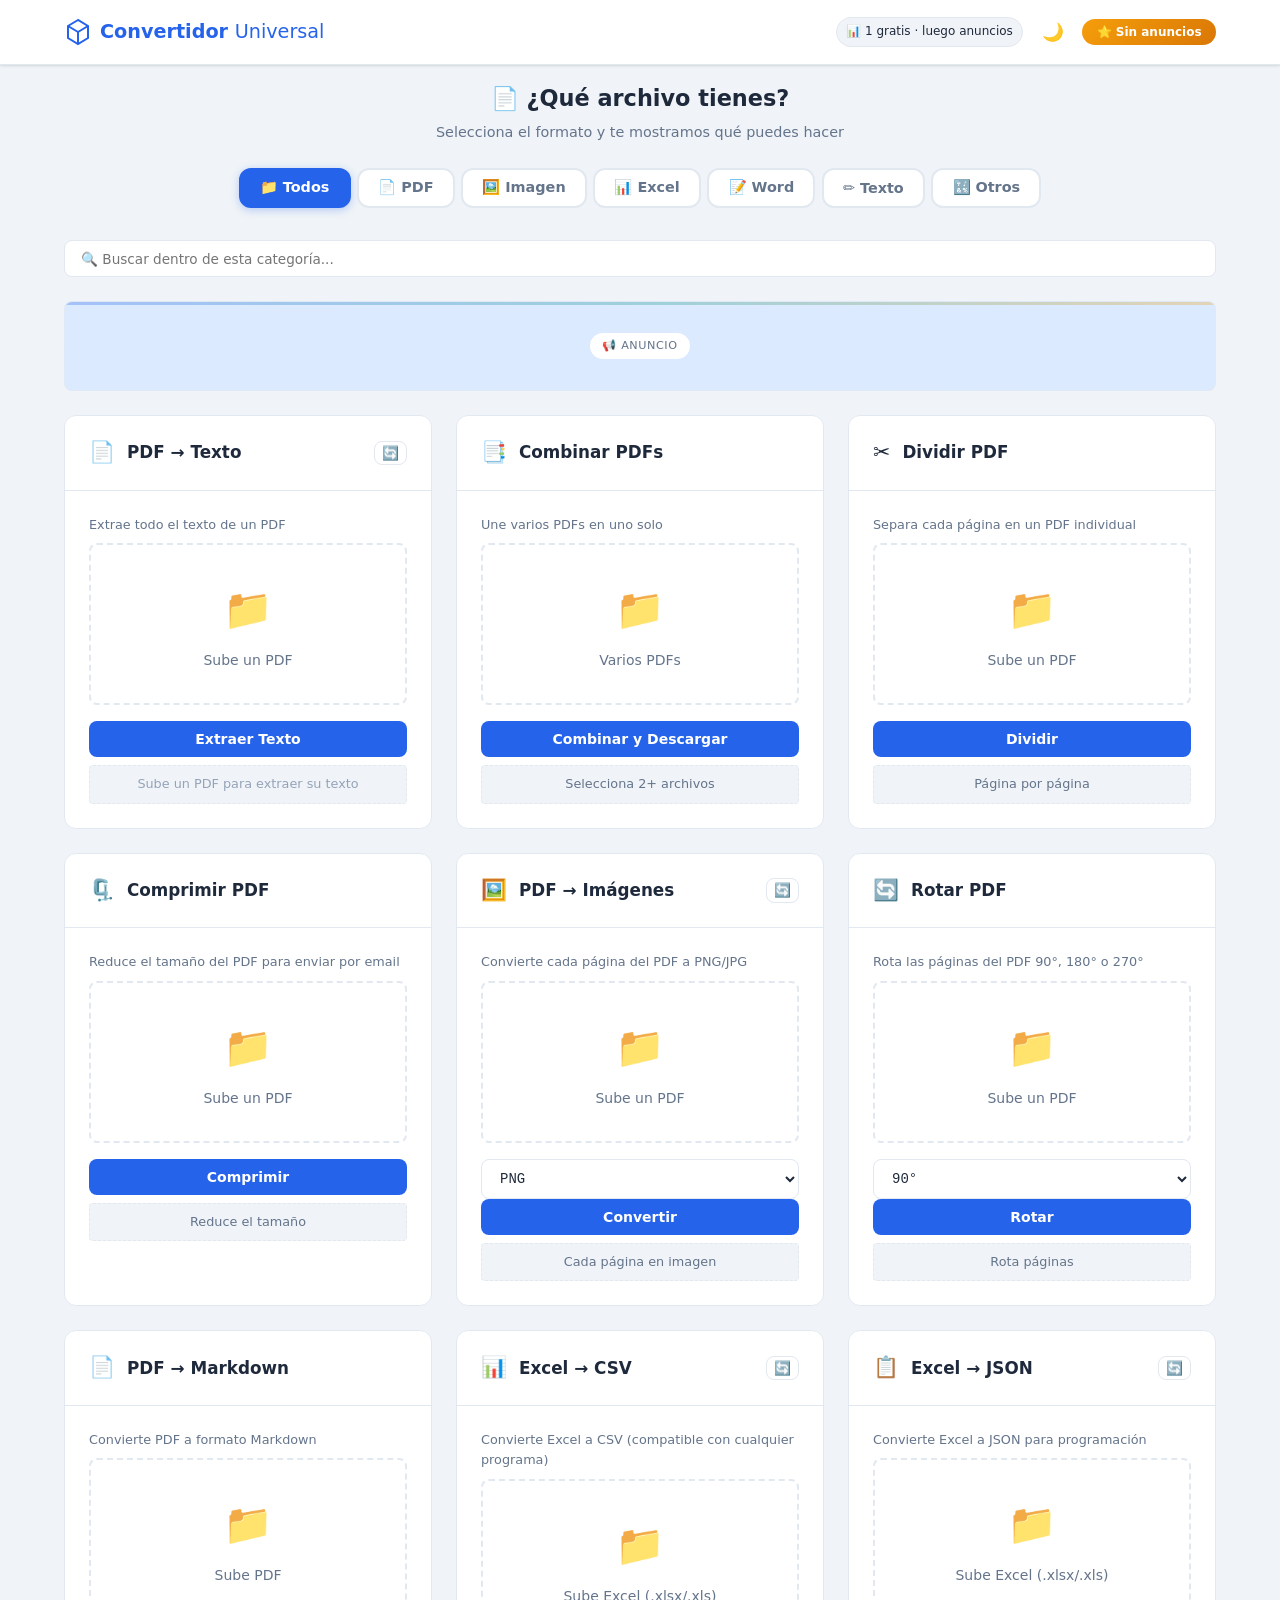
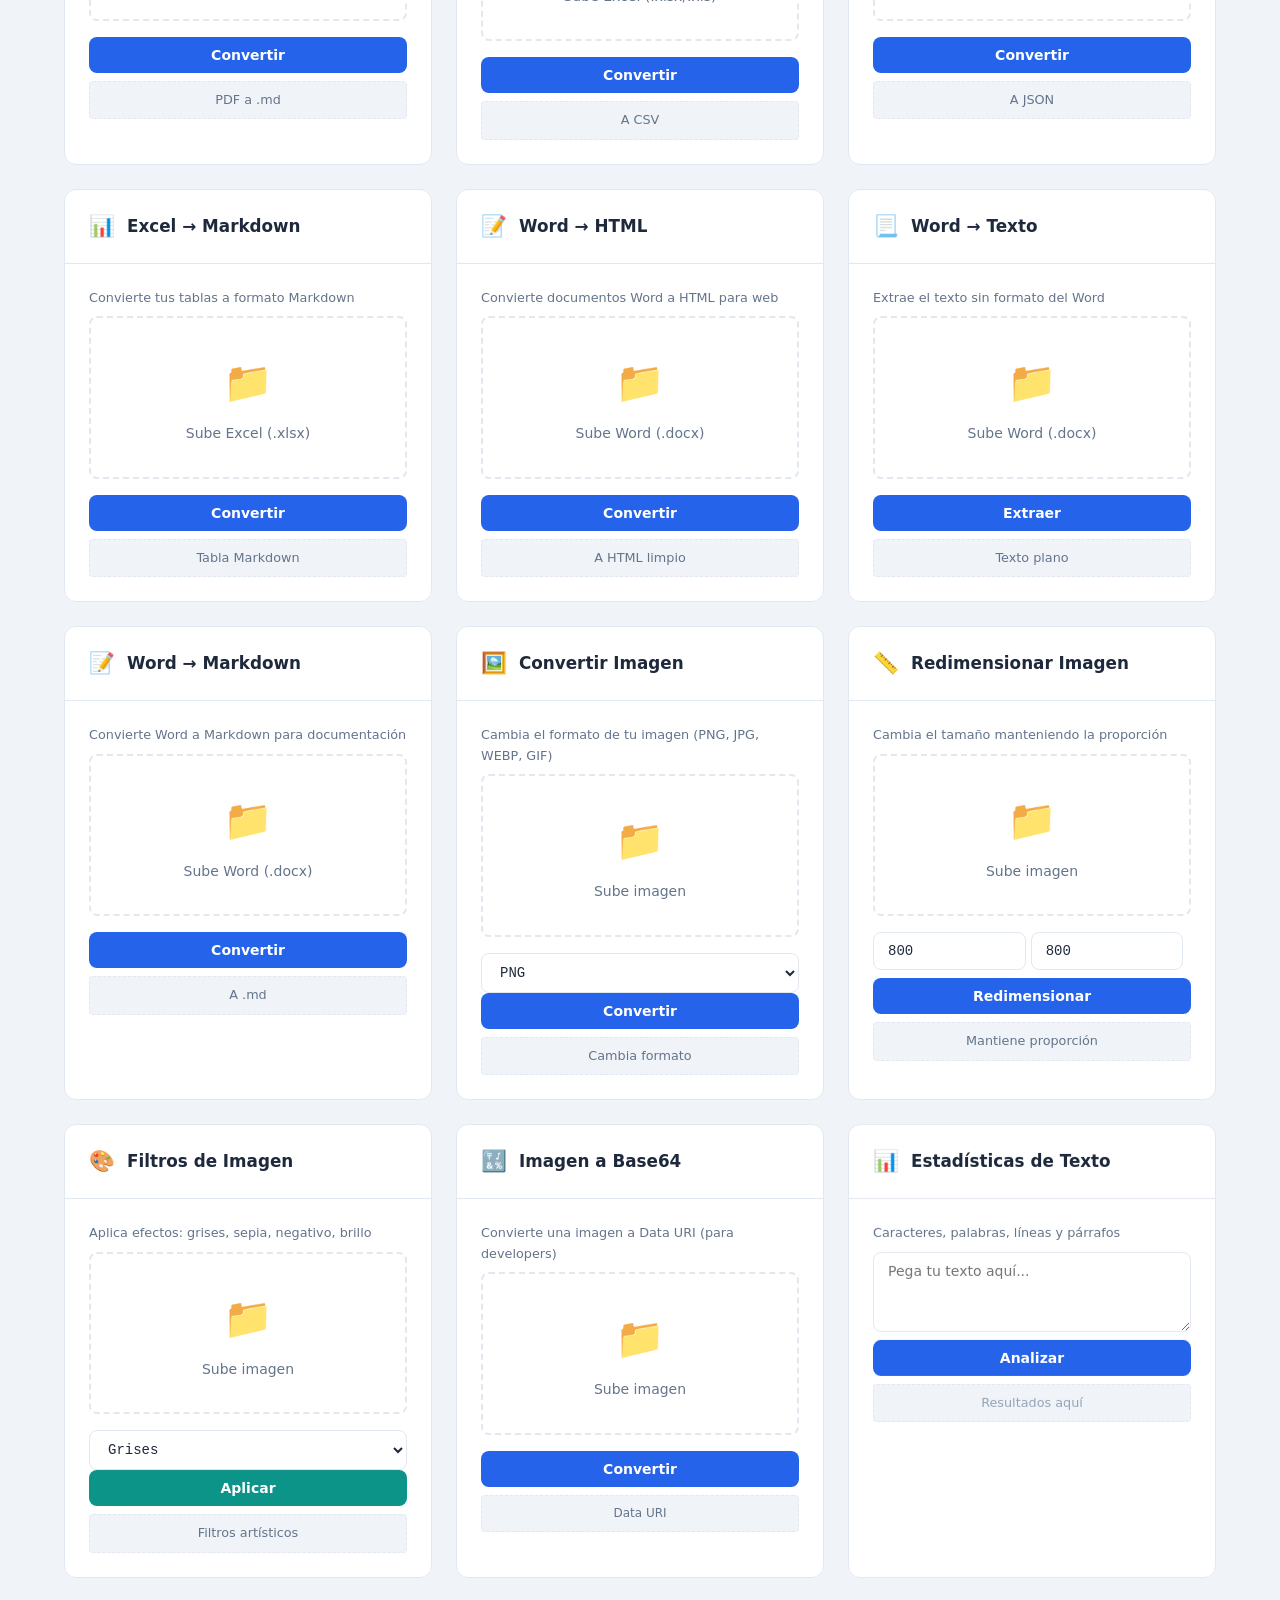
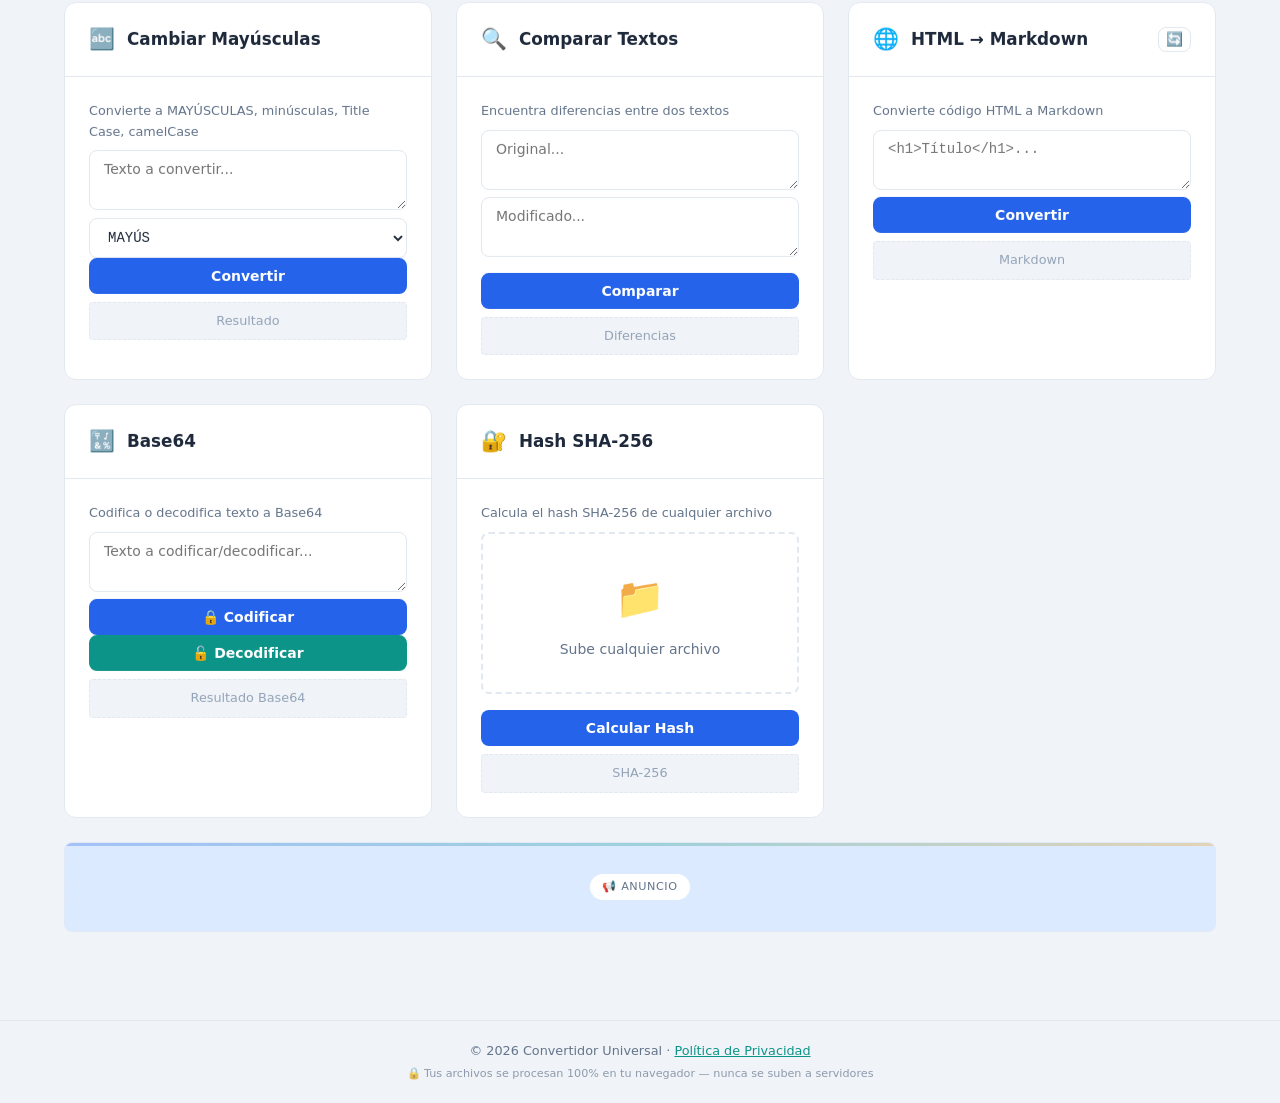
<file: index.html>
<!DOCTYPE html>
<html lang="es">
<head>
  <meta charset="UTF-8" />
  <meta http-equiv="refresh" content="0;url=herramientas.html" />
  <meta name="viewport" content="width=device-width, initial-scale=1.0" />
  <title>Convertidor Universal</title>
  <link rel="icon" href="data:image/svg+xml,<svg xmlns='http://www.w3.org/2000/svg' viewBox='0 0 32 32'><text y='28' font-size='28'>📄</text></svg>" />
</head>
<body>
  <p style="font-family:sans-serif;text-align:center;padding:2rem">Redirigiendo a <a href="herramientas.html">Convertidor Universal</a>...</p>
</body>
</html>
</file>
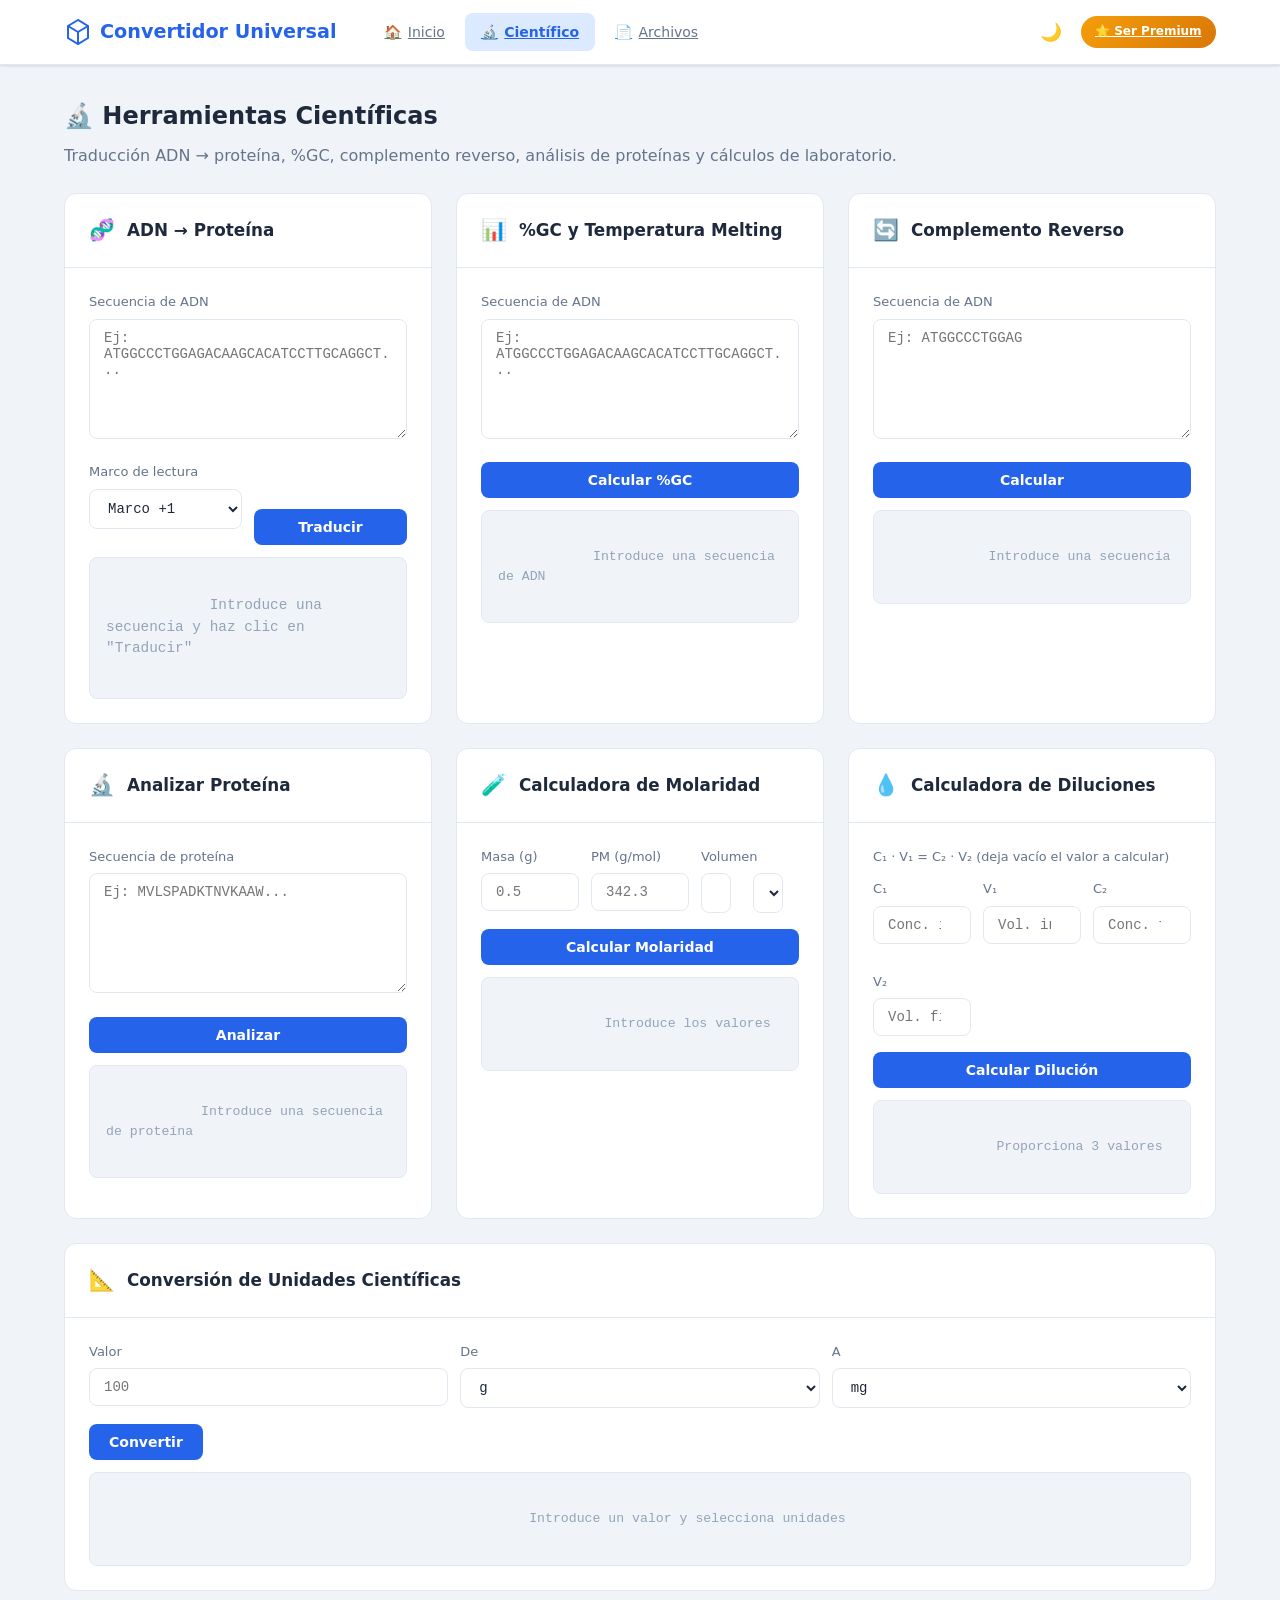
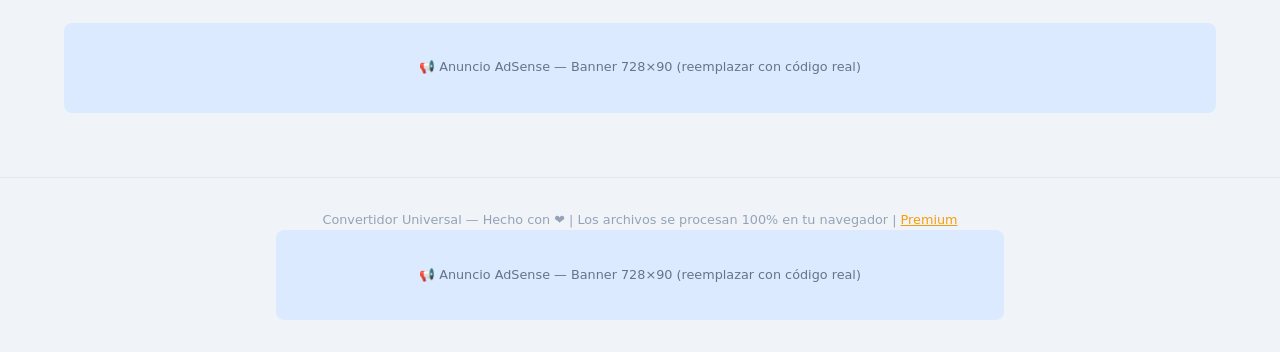
<file: cientifico.html>
<!DOCTYPE html>
<html lang="es" data-theme="light">
<head>
  <meta charset="UTF-8" />
  <meta name="viewport" content="width=device-width, initial-scale=1.0" />
  <title>Herramientas Científicas — Convertidor Universal</title>
  <meta name="description" content="Traducción ADN a proteína, %GC, complemento reverso, análisis de proteínas, molaridad, diluciones y conversión de unidades." />
  <link rel="stylesheet" href="css/style.css" />
  <script async src="https://pagead2.googlesyndication.com/pagead/js/adsbygoogle.js?client=ca-pub-3211729248272057" crossorigin="anonymous"></script>
</head>
<body>

  <!-- ========== HEADER ========== -->
  <header class="header">
    <div class="header-inner">
      <a class="logo" href="index.html">
        <svg viewBox="0 0 28 28" fill="none" stroke="currentColor" stroke-width="2"><path d="M14 2L4 8v12l10 6 10-6V8L14 2z"/><path d="M14 14L4 8M14 14l10-6M14 14v12"/></svg>
        <span>Convertidor Universal</span>
      </a>

      <nav class="nav-tabs">
        <a class="nav-tab" href="index.html">🏠 <span>Inicio</span></a>
        <a class="nav-tab active" href="cientifico.html">🔬 <span>Científico</span></a>
        <a class="nav-tab" href="herramientas.html">📄 <span>Archivos</span></a>
      </nav>

      <div class="header-actions">
        <button class="theme-toggle" title="Cambiar tema">🌙</button>
        <a class="premium-badge" href="index.html#premium">⭐ Ser Premium</a>
      </div>
    </div>
  </header>

  <!-- ========== MAIN ========== -->
  <main class="main">

    <h2 style="margin-bottom:0.5rem">🔬 Herramientas Científicas</h2>
    <p style="color:var(--text-secondary);margin-bottom:1.5rem">
      Traducción ADN → proteína, %GC, complemento reverso, análisis de proteínas y cálculos de laboratorio.
    </p>

    <div class="tool-grid">

      <!-- 1. Traducción ADN -->
      <div class="tool-card">
        <div class="tool-card-header"><span class="icon">🧬</span> ADN → Proteína</div>
        <div class="tool-card-body">
          <div class="field-group">
            <label>Secuencia de ADN</label>
            <textarea id="dna-seq" placeholder="Ej: ATGGCCCTGGAGACAAGCACATCCTTGCAGGCT..."></textarea>
          </div>
          <div class="row">
            <div class="field-group">
              <label>Marco de lectura</label>
              <select id="frame-select">
                <option value="1">Marco +1</option>
                <option value="2">Marco +2</option>
                <option value="3">Marco +3</option>
                <option value="-1">Marco -1</option>
                <option value="-2">Marco -2</option>
                <option value="-3">Marco -3</option>
                <option value="0">Todos (6 marcos)</option>
              </select>
            </div>
            <div style="display:flex;align-items:flex-end">
              <button class="btn btn-primary btn-full" id="btn-translate">Traducir</button>
            </div>
          </div>
          <div id="translate-result" class="result-box" style="margin-top:0.75rem;font-size:0.9rem;min-height:40px;display:flex;align-items:center;justify-content:center;color:var(--text-light)">
            Introduce una secuencia y haz clic en "Traducir"
          </div>
        </div>
      </div>

      <!-- 2. GC Content -->
      <div class="tool-card">
        <div class="tool-card-header"><span class="icon">📊</span> %GC y Temperatura Melting</div>
        <div class="tool-card-body">
          <div class="field-group">
            <label>Secuencia de ADN</label>
            <textarea id="gc-seq" placeholder="Ej: ATGGCCCTGGAGACAAGCACATCCTTGCAGGCT..."></textarea>
          </div>
          <button class="btn btn-primary btn-full" id="btn-gc">Calcular %GC</button>
          <div id="gc-result" class="result-box" style="margin-top:0.75rem;min-height:40px;display:flex;align-items:center;justify-content:center;color:var(--text-light)">
            Introduce una secuencia de ADN
          </div>
        </div>
      </div>

      <!-- 3. Reverse Complement -->
      <div class="tool-card">
        <div class="tool-card-header"><span class="icon">🔄</span> Complemento Reverso</div>
        <div class="tool-card-body">
          <div class="field-group">
            <label>Secuencia de ADN</label>
            <textarea id="rc-seq" placeholder="Ej: ATGGCCCTGGAG"></textarea>
          </div>
          <button class="btn btn-primary btn-full" id="btn-rc">Calcular</button>
          <div id="rc-result" class="result-box" style="margin-top:0.75rem;min-height:40px;display:flex;align-items:center;justify-content:center;color:var(--text-light)">
            Introduce una secuencia
          </div>
        </div>
      </div>

      <!-- 4. Protein Analysis -->
      <div class="tool-card">
        <div class="tool-card-header"><span class="icon">🔬</span> Analizar Proteína</div>
        <div class="tool-card-body">
          <div class="field-group">
            <label>Secuencia de proteína</label>
            <textarea id="prot-seq" placeholder="Ej: MVLSPADKTNVKAAW..."></textarea>
          </div>
          <button class="btn btn-primary btn-full" id="btn-protein">Analizar</button>
          <div id="prot-result" class="result-box" style="margin-top:0.75rem;min-height:40px;display:flex;align-items:center;justify-content:center;color:var(--text-light)">
            Introduce una secuencia de proteína
          </div>
        </div>
      </div>

      <!-- 5. Molaridad -->
      <div class="tool-card">
        <div class="tool-card-header"><span class="icon">🧪</span> Calculadora de Molaridad</div>
        <div class="tool-card-body">
          <div class="row-3">
            <div class="field-group">
              <label>Masa (g)</label>
              <input type="number" id="mol-mass" step="any" placeholder="0.5" />
            </div>
            <div class="field-group">
              <label>PM (g/mol)</label>
              <input type="number" id="mol-pm" step="any" placeholder="342.3" />
            </div>
            <div class="field-group">
              <label>Volumen</label>
              <div class="row" style="gap:0.35rem">
                <input type="number" id="mol-vol" step="any" placeholder="100" style="width:60%" />
                <select id="mol-unit" style="width:35%">
                  <option value="L">L</option>
                  <option value="mL" selected>mL</option>
                  <option value="µL">µL</option>
                </select>
              </div>
            </div>
          </div>
          <button class="btn btn-primary btn-full" id="btn-molarity">Calcular Molaridad</button>
          <div id="mol-result" class="result-box" style="margin-top:0.75rem;min-height:40px;display:flex;align-items:center;justify-content:center;color:var(--text-light)">
            Introduce los valores
          </div>
        </div>
      </div>

      <!-- 6. Dilución -->
      <div class="tool-card">
        <div class="tool-card-header"><span class="icon">💧</span> Calculadora de Diluciones</div>
        <div class="tool-card-body">
          <p style="font-size:0.8rem;color:var(--text-secondary);margin-bottom:0.75rem">C₁ · V₁ = C₂ · V₂ (deja vacío el valor a calcular)</p>
          <div class="row-3">
            <div class="field-group">
              <label>C₁</label>
              <input type="number" id="dil-c1" step="any" placeholder="Conc. inicial" />
            </div>
            <div class="field-group">
              <label>V₁</label>
              <input type="number" id="dil-v1" step="any" placeholder="Vol. inicial" />
            </div>
            <div class="field-group">
              <label>C₂</label>
              <input type="number" id="dil-c2" step="any" placeholder="Conc. final" />
            </div>
            <div class="field-group">
              <label>V₂</label>
              <input type="number" id="dil-v2" step="any" placeholder="Vol. final" />
            </div>
          </div>
          <button class="btn btn-primary btn-full" id="btn-dilution">Calcular Dilución</button>
          <div id="dil-result" class="result-box" style="margin-top:0.75rem;min-height:40px;display:flex;align-items:center;justify-content:center;color:var(--text-light)">
            Proporciona 3 valores
          </div>
        </div>
      </div>

      <!-- 7. Conversión de Unidades -->
      <div class="tool-card" style="grid-column:1/-1">
        <div class="tool-card-header"><span class="icon">📐</span> Conversión de Unidades Científicas</div>
        <div class="tool-card-body">
          <div class="row-3">
            <div class="field-group">
              <label>Valor</label>
              <input type="number" id="conv-value" step="any" placeholder="100" />
            </div>
            <div class="field-group">
              <label>De</label>
              <select id="conv-from">
                <optgroup label="Masa">
                  <option value="kg">kg</option><option value="g" selected>g</option><option value="mg">mg</option>
                  <option value="µg">µg</option><option value="ng">ng</option><option value="lb">lb</option>
                </optgroup>
                <optgroup label="Volumen">
                  <option value="L">L</option><option value="mL">mL</option><option value="µL">µL</option>
                  <option value="gal">gal</option>
                </optgroup>
                <optgroup label="Temperatura">
                  <option value="°C">°C</option><option value="°F">°F</option><option value="K">K</option>
                </optgroup>
                <optgroup label="Concentración">
                  <option value="M">M</option><option value="mM">mM</option><option value="µM">µM</option>
                  <option value="g/L">g/L</option><option value="mg/mL">mg/mL</option>
                </optgroup>
                <optgroup label="Energía">
                  <option value="J">J</option><option value="kJ">kJ</option><option value="cal">cal</option>
                  <option value="kcal">kcal</option>
                </optgroup>
              </select>
            </div>
            <div class="field-group">
              <label>A</label>
              <select id="conv-to">
                <option value="g">g</option><option value="kg">kg</option><option value="mg" selected>mg</option>
                <option value="µg">µg</option><option value="ng">ng</option><option value="lb">lb</option>
                <option value="L">L</option><option value="mL">mL</option><option value="µL">µL</option>
                <option value="°C">°C</option><option value="°F">°F</option><option value="K">K</option>
                <option value="M">M</option><option value="mM">mM</option><option value="µM">µM</option>
                <option value="g/L">g/L</option><option value="mg/mL">mg/mL</option>
                <option value="J">J</option><option value="kJ">kJ</option><option value="cal">cal</option>
                <option value="kcal">kcal</option>
              </select>
            </div>
          </div>
          <button class="btn btn-primary" id="btn-convert">Convertir</button>
          <div id="conv-result" class="result-box" style="margin-top:0.75rem;min-height:40px;display:flex;align-items:center;justify-content:center;color:var(--text-light)">
            Introduce un valor y selecciona unidades
          </div>
        </div>
      </div>

    </div>

    <!-- Ad -->
    <div class="ad-related" style="margin-top:2rem;min-height:90px;background:var(--primary-light);border-radius:var(--radius-sm);display:flex;align-items:center;justify-content:center;font-size:0.8rem;color:var(--text-secondary)">
      📢 Anuncio AdSense — Banner 728×90 (reemplazar con código real)
    </div>

  </main>

  <!-- ========== AD WALL MODAL ========== -->
  <div class="modal-overlay">
    <div class="modal">
      <h2>📺 Solo un anuncio y continúas</h2>
      <p>Para usar esta herramienta gratuitamente, solo mira un anuncio breve. O hazte premium y olvídate de los anuncios.</p>

      <div class="ad-placeholder">
        <span class="ad-label">Anuncio</span>
        <div style="text-align:center">
          <div class="ad-timer">⏱️</div>
          <div class="ad-timer-label">Haz clic en "Ver anuncio" para continuar</div>
        </div>
      </div>

      <button class="btn btn-primary btn-full btn-watch-ad">
        📺 Ver anuncio (5 seg)
      </button>

      <div class="divider">o</div>

      <p style="font-size:0.85rem;margin-bottom:0.5rem">¿Ya eres premium? Ingresa tu código:</p>
      <div class="premium-input">
        <input type="text" placeholder="Código premium" />
        <button class="btn btn-accent btn-sm">Activar</button>
      </div>

      <p style="margin-top:0.75rem;font-size:0.75rem;color:var(--text-light)">
        🔒 Sin registro. Sin spam. Tus archivos nunca salen de tu dispositivo.
      </p>
    </div>
  </div>

  <!-- ========== FOOTER ========== -->
  <footer class="footer">
    <p>Convertidor Universal — Hecho con ❤️ | Los archivos se procesan 100% en tu navegador | <a href="index.html#premium" style="color:var(--accent)">Premium</a></p>
    <div class="ad-related" style="margin-top:0.75rem;min-height:90px;background:var(--primary-light);border-radius:var(--radius-sm);display:flex;align-items:center;justify-content:center;font-size:0.8rem;color:var(--text-secondary);margin:0 auto;max-width:728px">
      📢 Anuncio AdSense — Banner 728×90 (reemplazar con código real)
    </div>
  </footer>

  <!-- ========== SCRIPTS ========== -->
  <script src="js/scientific.js"></script>
  <script src="js/general.js"></script>
  <script src="js/app.js"></script>

</body>
</html>
</file>
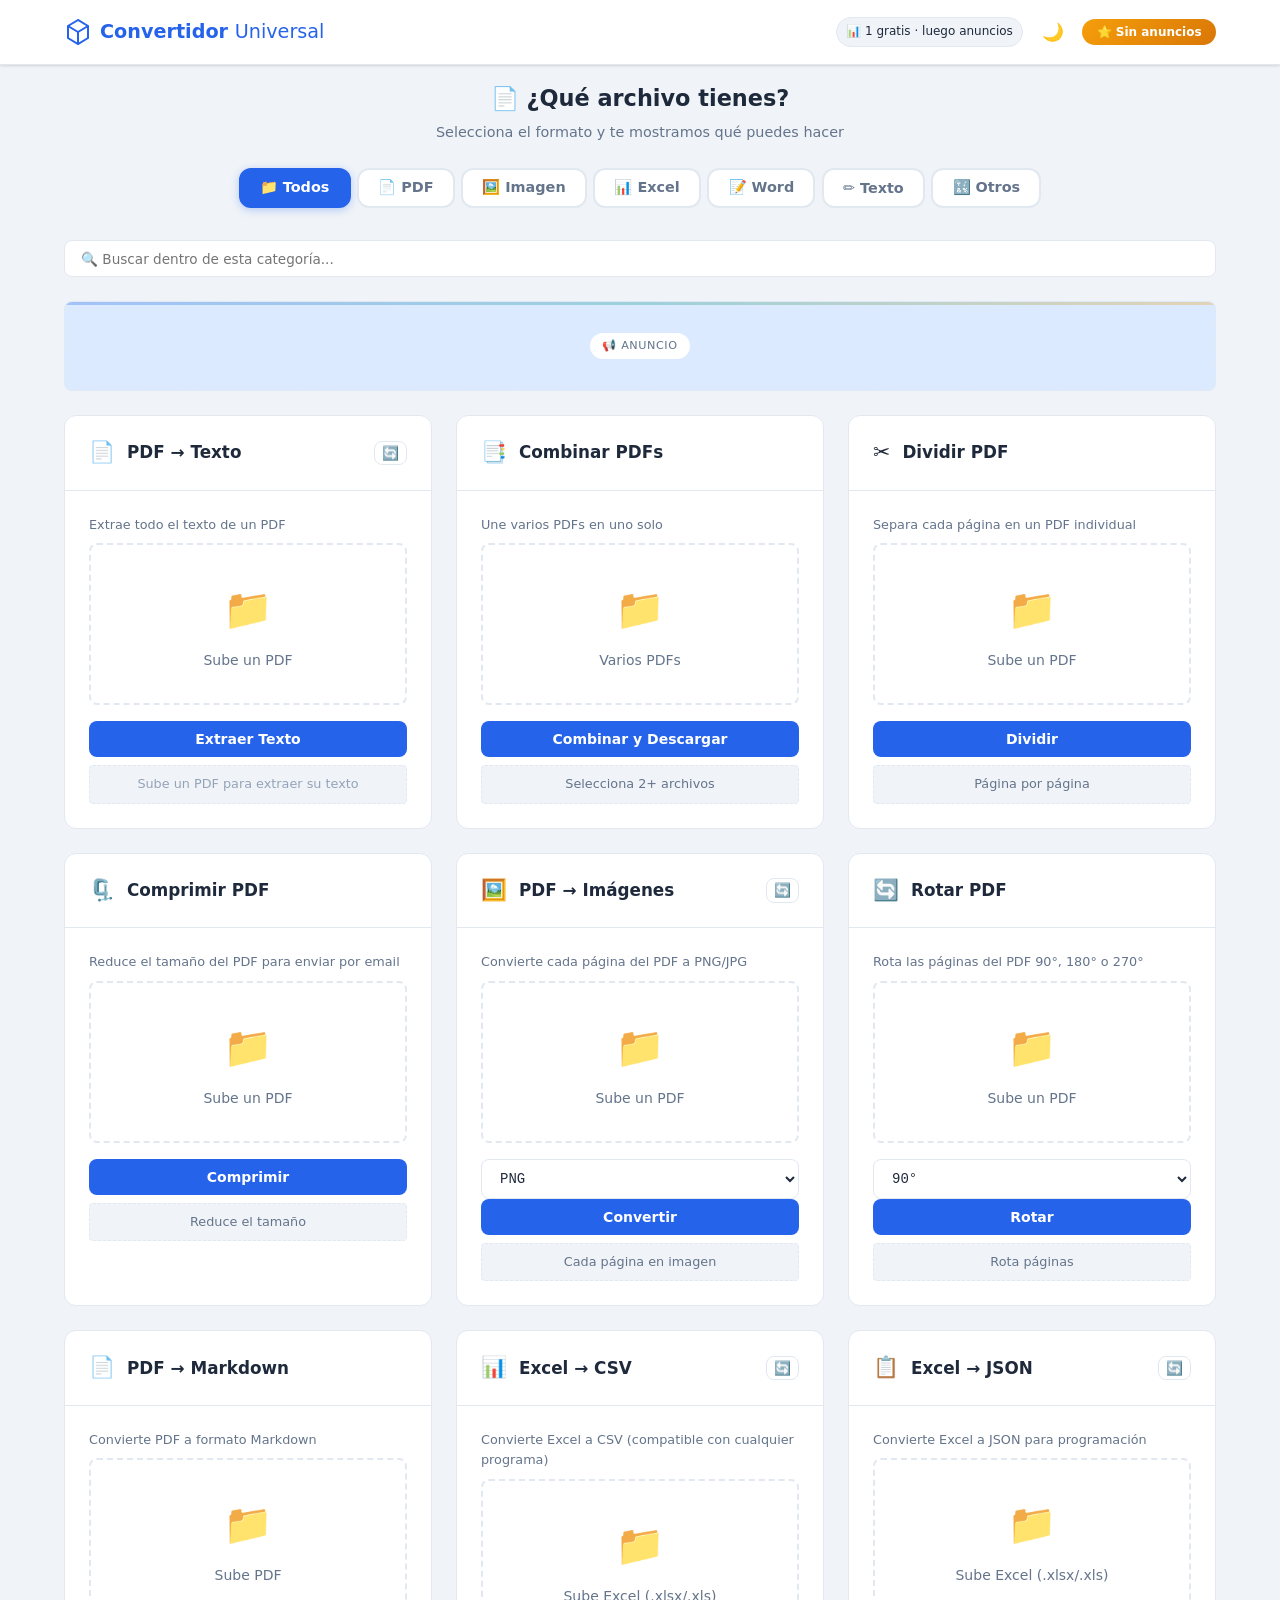
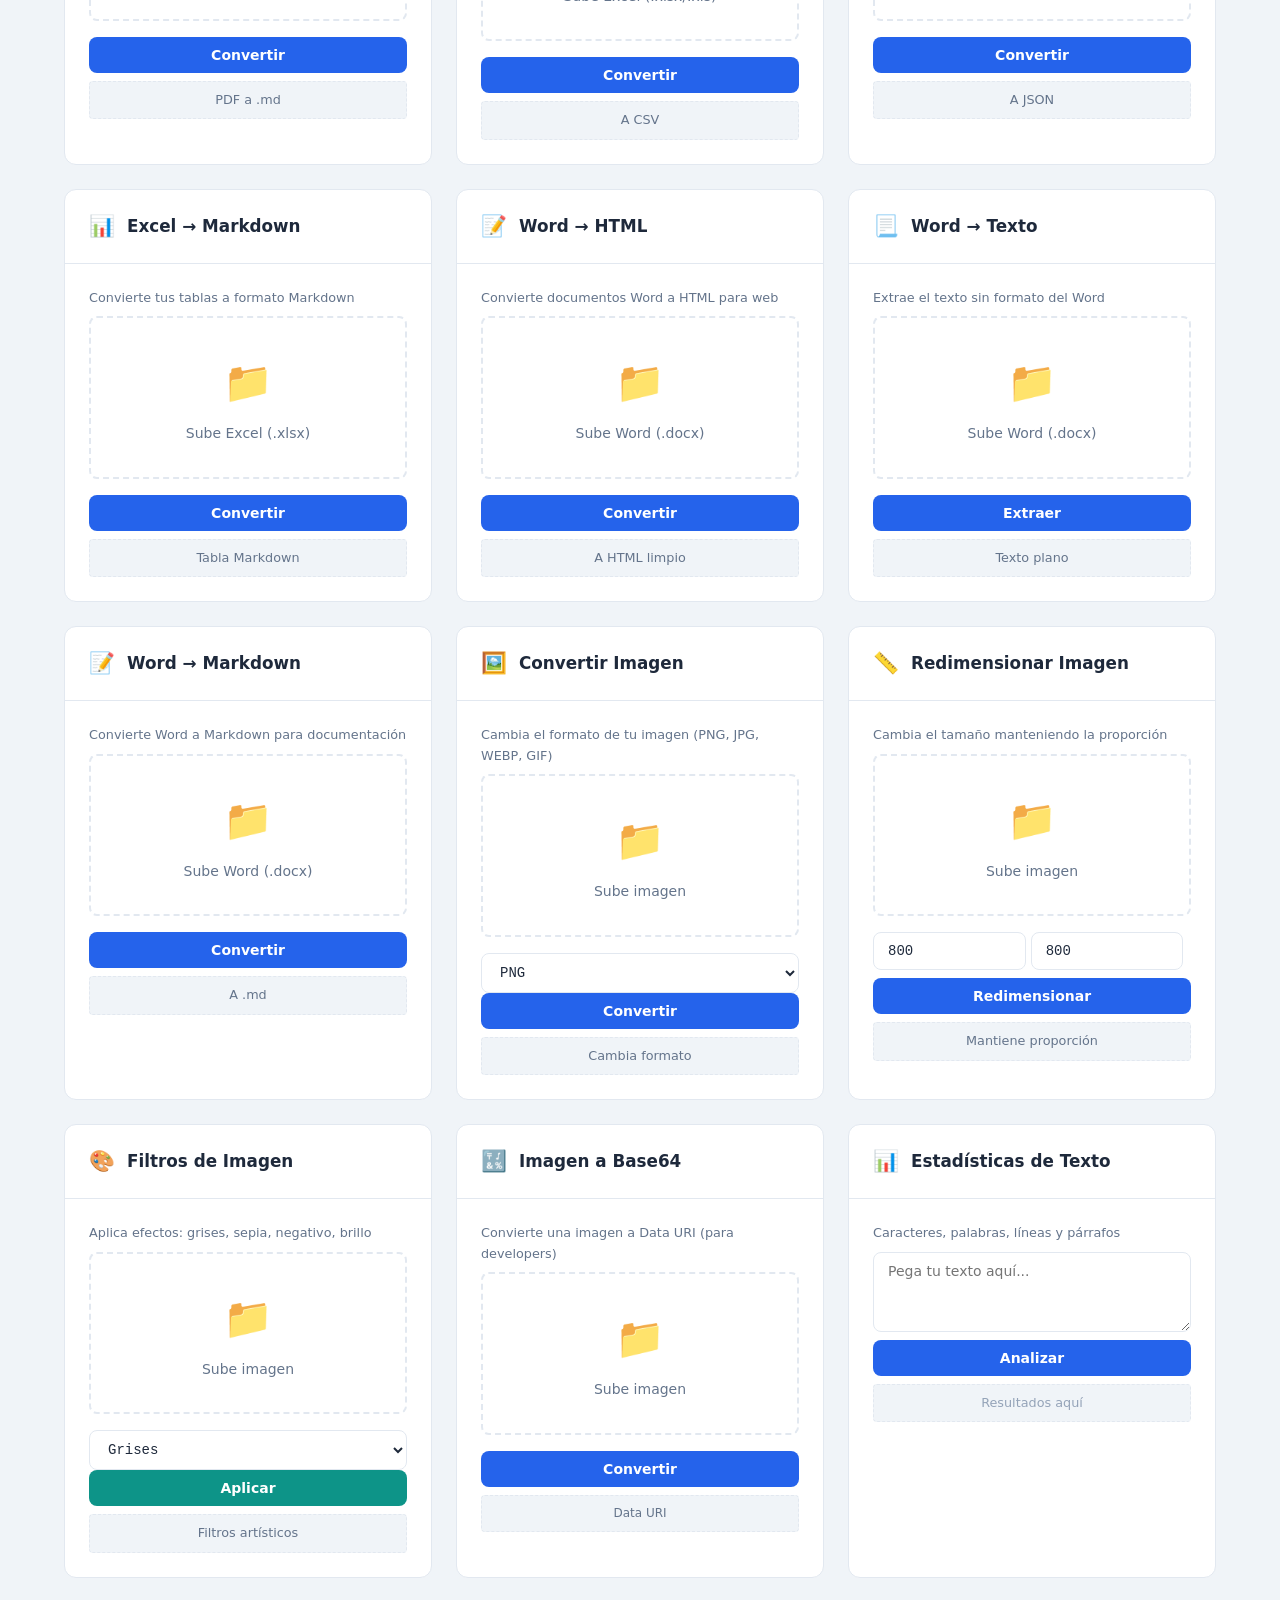
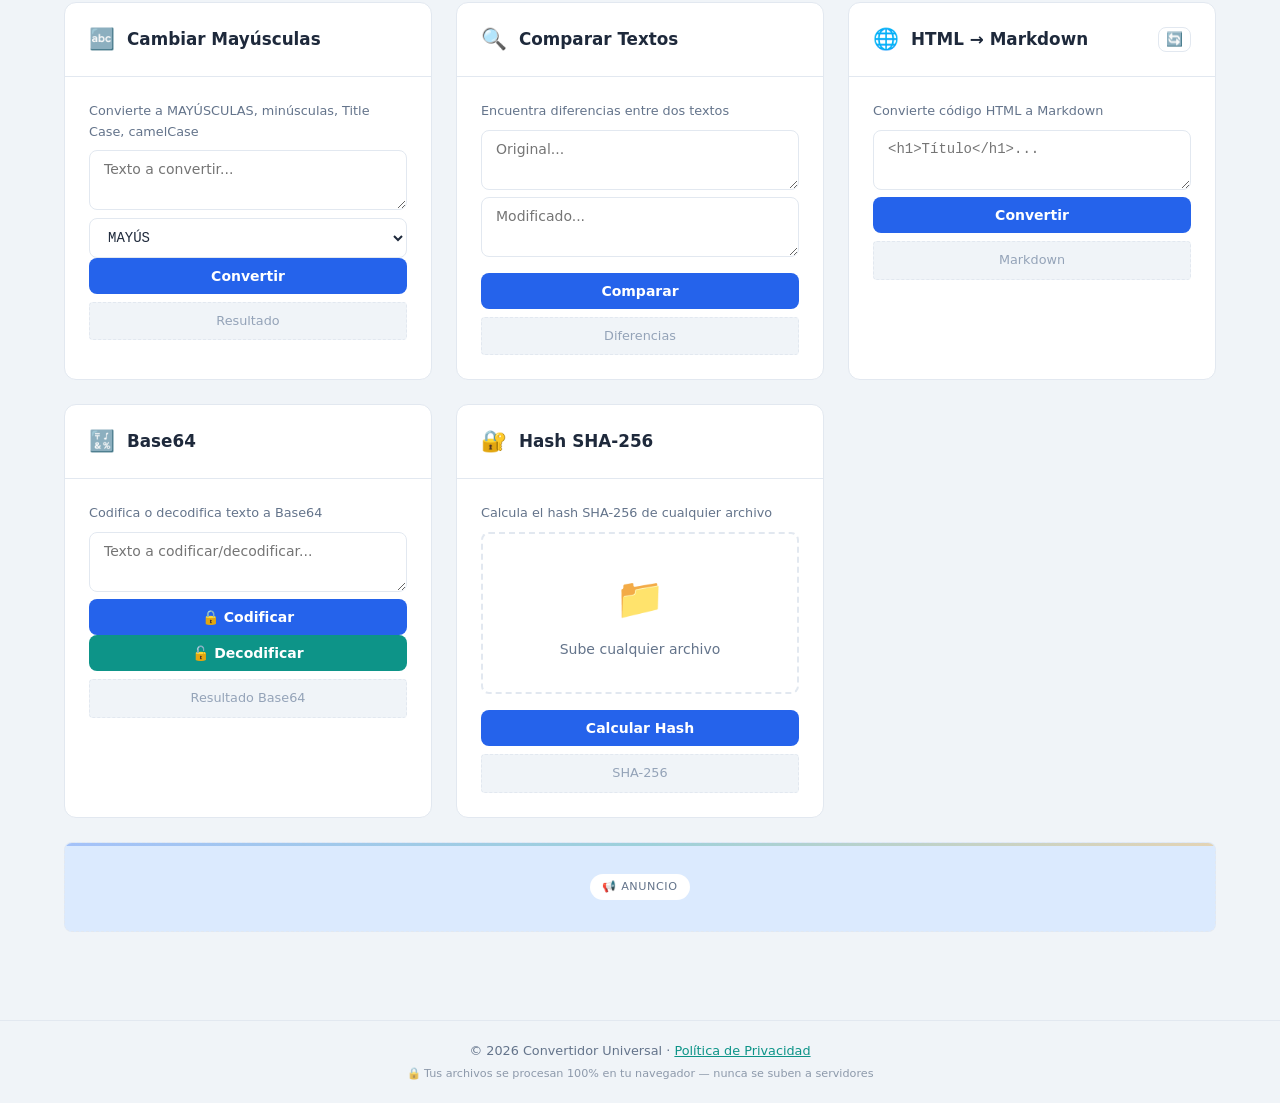
<file: herramientas.html>
<!DOCTYPE html>
<html lang="es" data-theme="light">
<head>
  <meta charset="UTF-8" />
  <meta name="viewport" content="width=device-width, initial-scale=1.0" />
  <title>Convertidor Universal — PDF, imágenes, Excel, Word</title>
  <meta name="description" content="Convierte documentos al instante. Elige tu formato y haz lo que necesites. Gratis con anuncios." />
  <link rel="stylesheet" href="css/style.css?v=2" />
  <script async src="https://pagead2.googlesyndication.com/pagead/js/adsbygoogle.js?client=ca-pub-3211729248272057" crossorigin="anonymous"></script>
</head>
<body>

  <!-- ========== HEADER ========== -->
  <header class="header">
    <div class="header-inner">
      <a class="logo" href="index.html" style="text-decoration:none">
        <svg viewBox="0 0 28 28" fill="none" stroke="currentColor" stroke-width="2"><path d="M14 2L4 8v12l10 6 10-6V8L14 2z"/><path d="M14 14L4 8M14 14l10-6M14 14v12"/></svg>
        <span>Convertidor <span style="font-weight:400">Universal</span></span>
      </a>
      <div style="flex:1"></div>
      <div class="header-actions">
        <span class="usage-counter" id="usage-counter">📊 5/5 gratis</span>
        <button class="theme-toggle">🌙</button>
        <button class="premium-badge" id="header-premium-btn">⭐ Sin anuncios</button>
      </div>
    </div>
  </header>

  <!-- ========== MAIN ========== -->
  <main class="main" style="padding-top:1rem">

    <!-- === Pregunta principal === -->
    <div style="text-align:center;margin-bottom:1.5rem">
      <h1 style="font-size:1.4rem;font-weight:700;margin-bottom:0.25rem">📄 ¿Qué archivo tienes?</h1>
      <p style="color:var(--text-secondary);font-size:0.9rem">Selecciona el formato y te mostramos qué puedes hacer</p>
    </div>

    <!-- === Selector de formato === -->
    <div style="display:flex;justify-content:center;align-items:center;gap:0.75rem;flex-wrap:wrap;margin-bottom:1rem">
      <div class="format-selector" id="format-selector">
        <button class="format-btn active" data-format="all">📁 Todos</button>
        <button class="format-btn" data-format="pdf">📄 PDF</button>
        <button class="format-btn" data-format="image">🖼️ Imagen</button>
        <button class="format-btn" data-format="excel">📊 Excel</button>
        <button class="format-btn" data-format="word">📝 Word</button>
        <button class="format-btn" data-format="text">✏️ Texto</button>
        <button class="format-btn" data-format="other">🔣 Otros</button>
      </div>
    </div>

    <!-- === Barra de búsqueda (opcional, para cuando hay muchos) === -->
    <div style="margin-bottom:1rem">
      <input type="text" id="tool-search" placeholder="🔍 Buscar dentro de esta categoría..." style="width:100%;padding:0.6rem 1rem;border:1px solid var(--border);border-radius:var(--radius-sm);font-family:var(--font);font-size:0.85rem;background:var(--surface);color:var(--text)" />
    </div>

    <!-- === AD Banner (arriba) === -->
    <div class="ad-row"><span>📢 Anuncio</span></div>

    <!-- === Grilla de herramientas === -->
    <div class="tool-grid" id="tool-grid">

      <!-- ===== PDF ===== -->
      <div class="tool-card" data-format="pdf" data-inverse="text-pdf">
        <div class="tool-card-header"><span class="icon">📄</span> PDF → Texto</div>
        <div class="tool-card-body">
          <p style="font-size:0.8rem;color:var(--text-secondary);margin-bottom:0.5rem">Extrae todo el texto de un PDF</p>
          <div class="file-upload"><div class="icon">📁</div><p>Sube un PDF</p><input type="file" class="tool-file" accept=".pdf" data-id="pdf-text-file" /></div>
          <button class="btn btn-primary btn-full tool-btn" data-btn="pdf-text">Extraer Texto</button>
          <div class="result-placeholder" data-result="pdf-text">Sube un PDF para extraer su texto</div>
        </div>
      </div>

      <div class="tool-card" data-format="text" data-inverse="text-pdf">
        <div class="tool-card-header"><span class="icon">📄</span> Texto → PDF</div>
        <div class="tool-card-body">
          <p style="font-size:0.8rem;color:var(--text-secondary);margin-bottom:0.5rem">Crea un PDF a partir de texto plano</p>
          <textarea class="tool-textarea" data-id="text-pdf-input" placeholder="Pega el texto para crear tu PDF..." style="min-height:100px;font-family:var(--font)"></textarea>
          <button class="btn btn-primary btn-full tool-btn" data-btn="text-pdf">Crear PDF</button>
          <div class="result-placeholder" data-result="text-pdf" style="font-size:0.8rem;color:var(--text-secondary);text-align:center">Texto a PDF</div>
        </div>
      </div>

      <div class="tool-card" data-format="pdf">
        <div class="tool-card-header"><span class="icon">📑</span> Combinar PDFs</div>
        <div class="tool-card-body">
          <p style="font-size:0.8rem;color:var(--text-secondary);margin-bottom:0.5rem">Une varios PDFs en uno solo</p>
          <div class="file-upload"><div class="icon">📁</div><p>Varios PDFs</p><input type="file" class="tool-file" accept=".pdf" multiple data-id="pdf-merge-files" /></div>
          <button class="btn btn-primary btn-full tool-btn" data-btn="pdf-merge">Combinar y Descargar</button>
          <div class="result-placeholder" style="font-size:0.8rem;color:var(--text-secondary);text-align:center">Selecciona 2+ archivos</div>
        </div>
      </div>

      <div class="tool-card" data-format="pdf">
        <div class="tool-card-header"><span class="icon">✂️</span> Dividir PDF</div>
        <div class="tool-card-body">
          <p style="font-size:0.8rem;color:var(--text-secondary);margin-bottom:0.5rem">Separa cada página en un PDF individual</p>
          <div class="file-upload"><div class="icon">📁</div><p>Sube un PDF</p><input type="file" class="tool-file" accept=".pdf" data-id="pdf-split-file" /></div>
          <button class="btn btn-primary btn-full tool-btn" data-btn="pdf-split">Dividir</button>
          <div class="result-placeholder" style="font-size:0.8rem;color:var(--text-secondary);text-align:center">Página por página</div>
        </div>
      </div>

      <div class="tool-card" data-format="pdf">
        <div class="tool-card-header"><span class="icon">🗜️</span> Comprimir PDF</div>
        <div class="tool-card-body">
          <p style="font-size:0.8rem;color:var(--text-secondary);margin-bottom:0.5rem">Reduce el tamaño del PDF para enviar por email</p>
          <div class="file-upload"><div class="icon">📁</div><p>Sube un PDF</p><input type="file" class="tool-file" accept=".pdf" data-id="pdf-compress-file" /></div>
          <button class="btn btn-primary btn-full tool-btn" data-btn="pdf-compress">Comprimir</button>
          <div class="result-placeholder" style="font-size:0.8rem;color:var(--text-secondary);text-align:center">Reduce el tamaño</div>
        </div>
      </div>

      <div class="tool-card" data-format="pdf image" data-inverse="img-pdf">
        <div class="tool-card-header"><span class="icon">🖼️</span> PDF → Imágenes</div>
        <div class="tool-card-body">
          <p style="font-size:0.8rem;color:var(--text-secondary);margin-bottom:0.5rem">Convierte cada página del PDF a PNG/JPG</p>
          <div class="file-upload"><div class="icon">📁</div><p>Sube un PDF</p><input type="file" class="tool-file" accept=".pdf" data-id="pdf-img-file" /></div>
          <div class="row-2" style="margin-bottom:0.5rem">
            <select class="tool-select" data-id="pdf-img-format"><option value="png">PNG</option><option value="jpg">JPG</option></select>
            <button class="btn btn-primary btn-full tool-btn" data-btn="pdf-img">Convertir</button>
          </div>
          <div class="result-placeholder" style="font-size:0.8rem;color:var(--text-secondary);text-align:center">Cada página en imagen</div>
        </div>
      </div>

      <div class="tool-card" data-format="image pdf" data-inverse="img-pdf">
        <div class="tool-card-header"><span class="icon">📸</span> Imagen → PDF</div>
        <div class="tool-card-body">
          <p style="font-size:0.8rem;color:var(--text-secondary);margin-bottom:0.5rem">Convierte fotos o imágenes escaneadas a PDF</p>
          <div class="file-upload"><div class="icon">📁</div><p>Una o varias imágenes</p><input type="file" class="tool-file" accept="image/*" multiple data-id="img-pdf-file" /></div>
          <button class="btn btn-primary btn-full tool-btn" data-btn="img-pdf">Crear PDF</button>
          <div class="result-placeholder" style="font-size:0.8rem;color:var(--text-secondary);text-align:center">Fotos a PDF</div>
        </div>
      </div>

      <div class="tool-card" data-format="pdf">
        <div class="tool-card-header"><span class="icon">🔄</span> Rotar PDF</div>
        <div class="tool-card-body">
          <p style="font-size:0.8rem;color:var(--text-secondary);margin-bottom:0.5rem">Rota las páginas del PDF 90°, 180° o 270°</p>
          <div class="file-upload"><div class="icon">📁</div><p>Sube un PDF</p><input type="file" class="tool-file" accept=".pdf" data-id="pdf-rotate-file" /></div>
          <div class="row-2" style="margin-bottom:0.5rem">
            <select class="tool-select" data-id="pdf-rotate-angle"><option value="90">90°</option><option value="180">180°</option><option value="270">270°</option></select>
            <button class="btn btn-primary btn-full tool-btn" data-btn="pdf-rotate">Rotar</button>
          </div>
          <div class="result-placeholder" style="font-size:0.8rem;color:var(--text-secondary);text-align:center">Rota páginas</div>
        </div>
      </div>

      <div class="tool-card" data-format="pdf text">
        <div class="tool-card-header"><span class="icon">📄</span> PDF → Markdown</div>
        <div class="tool-card-body">
          <p style="font-size:0.8rem;color:var(--text-secondary);margin-bottom:0.5rem">Convierte PDF a formato Markdown</p>
          <div class="file-upload"><div class="icon">📁</div><p>Sube PDF</p><input type="file" class="tool-file" accept=".pdf" data-id="pdf-md-file" /></div>
          <button class="btn btn-primary btn-full tool-btn" data-btn="pdf-md">Convertir</button>
          <div class="result-placeholder" style="font-size:0.8rem;color:var(--text-secondary);text-align:center">PDF a .md</div>
        </div>
      </div>

      <!-- ===== EXCEL ===== -->
      <div class="tool-card" data-format="excel text" data-inverse="csv-excel">
        <div class="tool-card-header"><span class="icon">📊</span> Excel → CSV</div>
        <div class="tool-card-body">
          <p style="font-size:0.8rem;color:var(--text-secondary);margin-bottom:0.5rem">Convierte Excel a CSV (compatible con cualquier programa)</p>
          <div class="file-upload"><div class="icon">📁</div><p>Sube Excel (.xlsx/.xls)</p><input type="file" class="tool-file" accept=".xlsx,.xls" data-id="excel-csv-file" /></div>
          <button class="btn btn-primary btn-full tool-btn" data-btn="excel-csv">Convertir</button>
          <div class="result-placeholder" style="font-size:0.8rem;color:var(--text-secondary);text-align:center">A CSV</div>
        </div>
      </div>

      <div class="tool-card" data-format="excel text" data-inverse="json-excel">
        <div class="tool-card-header"><span class="icon">📋</span> Excel → JSON</div>
        <div class="tool-card-body">
          <p style="font-size:0.8rem;color:var(--text-secondary);margin-bottom:0.5rem">Convierte Excel a JSON para programación</p>
          <div class="file-upload"><div class="icon">📁</div><p>Sube Excel (.xlsx/.xls)</p><input type="file" class="tool-file" accept=".xlsx,.xls" data-id="excel-json-file" /></div>
          <button class="btn btn-primary btn-full tool-btn" data-btn="excel-json">Convertir</button>
          <div class="result-placeholder" style="font-size:0.8rem;color:var(--text-secondary);text-align:center">A JSON</div>
        </div>
      </div>

      <div class="tool-card" data-format="text excel" data-inverse="csv-excel">
        <div class="tool-card-header"><span class="icon">📊</span> CSV → Excel</div>
        <div class="tool-card-body">
          <p style="font-size:0.8rem;color:var(--text-secondary);margin-bottom:0.5rem">Convierte un CSV a formato Excel</p>
          <div class="file-upload"><div class="icon">📁</div><p>Sube CSV</p><input type="file" class="tool-file" accept=".csv" data-id="csv-excel-file" /></div>
          <button class="btn btn-primary btn-full tool-btn" data-btn="csv-excel">Convertir</button>
          <div class="result-placeholder" style="font-size:0.8rem;color:var(--text-secondary);text-align:center">A .xlsx</div>
        </div>
      </div>

      <div class="tool-card" data-format="text excel" data-inverse="json-excel">
        <div class="tool-card-header"><span class="icon">📋</span> JSON → Excel</div>
        <div class="tool-card-body">
          <p style="font-size:0.8rem;color:var(--text-secondary);margin-bottom:0.5rem">Convierte un JSON array a Excel</p>
          <div class="file-upload"><div class="icon">📁</div><p>Sube JSON</p><input type="file" class="tool-file" accept=".json" data-id="json-excel-file" /></div>
          <button class="btn btn-primary btn-full tool-btn" data-btn="json-excel">Convertir</button>
          <div class="result-placeholder" style="font-size:0.8rem;color:var(--text-secondary);text-align:center">A .xlsx</div>
        </div>
      </div>

      <div class="tool-card" data-format="excel text">
        <div class="tool-card-header"><span class="icon">📊</span> Excel → Markdown</div>
        <div class="tool-card-body">
          <p style="font-size:0.8rem;color:var(--text-secondary);margin-bottom:0.5rem">Convierte tus tablas a formato Markdown</p>
          <div class="file-upload"><div class="icon">📁</div><p>Sube Excel (.xlsx)</p><input type="file" class="tool-file" accept=".xlsx,.xls" data-id="excel-md-file" /></div>
          <button class="btn btn-primary btn-full tool-btn" data-btn="excel-md">Convertir</button>
          <div class="result-placeholder" style="font-size:0.8rem;color:var(--text-secondary);text-align:center">Tabla Markdown</div>
        </div>
      </div>

      <!-- ===== WORD ===== -->
      <div class="tool-card" data-format="word text">
        <div class="tool-card-header"><span class="icon">📝</span> Word → HTML</div>
        <div class="tool-card-body">
          <p style="font-size:0.8rem;color:var(--text-secondary);margin-bottom:0.5rem">Convierte documentos Word a HTML para web</p>
          <div class="file-upload"><div class="icon">📁</div><p>Sube Word (.docx)</p><input type="file" class="tool-file" accept=".docx,.doc" data-id="word-html-file" /></div>
          <button class="btn btn-primary btn-full tool-btn" data-btn="word-html">Convertir</button>
          <div class="result-placeholder" style="font-size:0.8rem;color:var(--text-secondary);text-align:center">A HTML limpio</div>
        </div>
      </div>

      <div class="tool-card" data-format="word text">
        <div class="tool-card-header"><span class="icon">📃</span> Word → Texto</div>
        <div class="tool-card-body">
          <p style="font-size:0.8rem;color:var(--text-secondary);margin-bottom:0.5rem">Extrae el texto sin formato del Word</p>
          <div class="file-upload"><div class="icon">📁</div><p>Sube Word (.docx)</p><input type="file" class="tool-file" accept=".docx,.doc" data-id="word-text-file" /></div>
          <button class="btn btn-primary btn-full tool-btn" data-btn="word-text">Extraer</button>
          <div class="result-placeholder" data-result="word-text" style="font-size:0.8rem;color:var(--text-secondary);text-align:center">Texto plano</div>
        </div>
      </div>

      <div class="tool-card" data-format="word text">
        <div class="tool-card-header"><span class="icon">📝</span> Word → Markdown</div>
        <div class="tool-card-body">
          <p style="font-size:0.8rem;color:var(--text-secondary);margin-bottom:0.5rem">Convierte Word a Markdown para documentación</p>
          <div class="file-upload"><div class="icon">📁</div><p>Sube Word (.docx)</p><input type="file" class="tool-file" accept=".docx,.doc" data-id="word-md-file" /></div>
          <button class="btn btn-primary btn-full tool-btn" data-btn="word-md">Convertir</button>
          <div class="result-placeholder" style="font-size:0.8rem;color:var(--text-secondary);text-align:center">A .md</div>
        </div>
      </div>

      <!-- ===== IMAGEN ===== -->
      <div class="tool-card" data-format="image">
        <div class="tool-card-header"><span class="icon">🖼️</span> Convertir Imagen</div>
        <div class="tool-card-body">
          <p style="font-size:0.8rem;color:var(--text-secondary);margin-bottom:0.5rem">Cambia el formato de tu imagen (PNG, JPG, WEBP, GIF)</p>
          <div class="file-upload"><div class="icon">📁</div><p>Sube imagen</p><input type="file" class="tool-file" accept="image/*" data-id="img-convert-file" /></div>
          <div class="row-2" style="margin-bottom:0.5rem">
            <select class="tool-select" data-id="img-format"><option value="png">PNG</option><option value="jpg">JPG</option><option value="webp">WEBP</option><option value="gif">GIF</option></select>
            <button class="btn btn-primary btn-full tool-btn" data-btn="img-convert">Convertir</button>
          </div>
          <div class="result-placeholder" style="font-size:0.8rem;color:var(--text-secondary);text-align:center">Cambia formato</div>
        </div>
      </div>

      <div class="tool-card" data-format="image">
        <div class="tool-card-header"><span class="icon">📏</span> Redimensionar Imagen</div>
        <div class="tool-card-body">
          <p style="font-size:0.8rem;color:var(--text-secondary);margin-bottom:0.5rem">Cambia el tamaño manteniendo la proporción</p>
          <div class="file-upload"><div class="icon">📁</div><p>Sube imagen</p><input type="file" class="tool-file" accept="image/*" data-id="img-resize-file" /></div>
          <div class="row-2" style="margin-bottom:0.5rem">
            <input type="number" class="tool-input" data-id="img-width" value="800" min="10" placeholder="Ancho" style="width:48%" />
            <input type="number" class="tool-input" data-id="img-height" value="800" min="10" placeholder="Alto" style="width:48%" />
          </div>
          <button class="btn btn-primary btn-full tool-btn" data-btn="img-resize">Redimensionar</button>
          <div class="result-placeholder" style="font-size:0.8rem;color:var(--text-secondary);text-align:center">Mantiene proporción</div>
        </div>
      </div>

      <div class="tool-card" data-format="image">
        <div class="tool-card-header"><span class="icon">🎨</span> Filtros de Imagen</div>
        <div class="tool-card-body">
          <p style="font-size:0.8rem;color:var(--text-secondary);margin-bottom:0.5rem">Aplica efectos: grises, sepia, negativo, brillo</p>
          <div class="file-upload"><div class="icon">📁</div><p>Sube imagen</p><input type="file" class="tool-file" accept="image/*" data-id="img-filter-file" /></div>
          <div class="row-2" style="margin-bottom:0.5rem">
            <select class="tool-select" data-id="img-filter-type"><option value="grayscale">Grises</option><option value="sepia">Sepia</option><option value="negative">Negativo</option><option value="brightness">Brillo</option></select>
            <button class="btn btn-secondary btn-full tool-btn" data-btn="img-filter">Aplicar</button>
          </div>
          <div class="result-placeholder" style="font-size:0.8rem;color:var(--text-secondary);text-align:center">Filtros artísticos</div>
        </div>
      </div>

      <div class="tool-card" data-format="image text">
        <div class="tool-card-header"><span class="icon">🔣</span> Imagen a Base64</div>
        <div class="tool-card-body">
          <p style="font-size:0.8rem;color:var(--text-secondary);margin-bottom:0.5rem">Convierte una imagen a Data URI (para developers)</p>
          <div class="file-upload"><div class="icon">📁</div><p>Sube imagen</p><input type="file" class="tool-file" accept="image/*" data-id="img-base64-file" /></div>
          <button class="btn btn-primary btn-full tool-btn" data-btn="img-base64">Convertir</button>
          <div class="result-placeholder" data-result="img-base64" style="font-size:0.75rem;color:var(--text-secondary);text-align:center">Data URI</div>
        </div>
      </div>

      <!-- ===== TEXTO ===== -->
      <div class="tool-card" data-format="text">
        <div class="tool-card-header"><span class="icon">📊</span> Estadísticas de Texto</div>
        <div class="tool-card-body">
          <p style="font-size:0.8rem;color:var(--text-secondary);margin-bottom:0.5rem">Caracteres, palabras, líneas y párrafos</p>
          <textarea class="tool-textarea" data-id="text-stats-input" placeholder="Pega tu texto aquí..." style="min-height:80px;font-family:var(--font)"></textarea>
          <button class="btn btn-primary btn-full tool-btn" data-btn="text-stats">Analizar</button>
          <div class="result-placeholder" data-result="text-stats">Resultados aquí</div>
        </div>
      </div>

      <div class="tool-card" data-format="text">
        <div class="tool-card-header"><span class="icon">🔤</span> Cambiar Mayúsculas</div>
        <div class="tool-card-body">
          <p style="font-size:0.8rem;color:var(--text-secondary);margin-bottom:0.5rem">Convierte a MAYÚSCULAS, minúsculas, Title Case, camelCase</p>
          <textarea class="tool-textarea" data-id="text-case-input" placeholder="Texto a convertir..." style="min-height:60px;font-family:var(--font)"></textarea>
          <div class="row-2" style="margin-bottom:0.5rem">
            <select class="tool-select" data-id="text-case-type"><option value="upper">MAYÚS</option><option value="lower">minús</option><option value="title">Title</option><option value="camel">camelCase</option></select>
            <button class="btn btn-primary btn-full tool-btn" data-btn="text-case">Convertir</button>
          </div>
          <div class="result-placeholder" data-result="text-case">Resultado</div>
        </div>
      </div>

      <div class="tool-card" data-format="text">
        <div class="tool-card-header"><span class="icon">🔍</span> Comparar Textos</div>
        <div class="tool-card-body">
          <p style="font-size:0.8rem;color:var(--text-secondary);margin-bottom:0.5rem">Encuentra diferencias entre dos textos</p>
          <div class="row-2" style="margin-bottom:0.5rem">
            <textarea class="tool-textarea" data-id="diff-text-a" placeholder="Original..." style="min-height:60px;font-family:var(--font)"></textarea>
            <textarea class="tool-textarea" data-id="diff-text-b" placeholder="Modificado..." style="min-height:60px;font-family:var(--font)"></textarea>
          </div>
          <button class="btn btn-primary btn-full tool-btn" data-btn="diff">Comparar</button>
          <div class="result-placeholder" data-result="diff">Diferencias</div>
        </div>
      </div>

      <div class="tool-card" data-format="text" data-inverse="md-html">
        <div class="tool-card-header"><span class="icon">🌐</span> HTML → Markdown</div>
        <div class="tool-card-body">
          <p style="font-size:0.8rem;color:var(--text-secondary);margin-bottom:0.5rem">Convierte código HTML a Markdown</p>
          <textarea class="tool-textarea" data-id="html-md-input" placeholder="&lt;h1&gt;Título&lt;/h1&gt;..." style="min-height:60px"></textarea>
          <button class="btn btn-primary btn-full tool-btn" data-btn="html-md">Convertir</button>
          <div class="result-placeholder" data-result="html-md">Markdown</div>
        </div>
      </div>

      <div class="tool-card" data-format="text" data-inverse="md-html">
        <div class="tool-card-header"><span class="icon">🌐</span> Markdown → HTML</div>
        <div class="tool-card-body">
          <p style="font-size:0.8rem;color:var(--text-secondary);margin-bottom:0.5rem">Convierte Markdown a código HTML</p>
          <textarea class="tool-textarea" data-id="md-html-input" placeholder="# Título&#10;**negrita** *itálica*..." style="min-height:60px"></textarea>
          <button class="btn btn-primary btn-full tool-btn" data-btn="md-html">Convertir</button>
          <div class="result-placeholder" data-result="md-html">HTML</div>
        </div>
      </div>

      <!-- ===== OTROS ===== -->
      <div class="tool-card" data-format="text other">
        <div class="tool-card-header"><span class="icon">🔣</span> Base64</div>
        <div class="tool-card-body">
          <p style="font-size:0.8rem;color:var(--text-secondary);margin-bottom:0.5rem">Codifica o decodifica texto a Base64</p>
          <textarea class="tool-textarea" data-id="base64-input" placeholder="Texto a codificar/decodificar..." style="min-height:60px;font-family:var(--font)"></textarea>
          <div class="row-2" style="margin-bottom:0.5rem">
            <button class="btn btn-primary btn-full tool-btn" data-btn="base64-encode">🔒 Codificar</button>
            <button class="btn btn-secondary btn-full tool-btn" data-btn="base64-decode">🔓 Decodificar</button>
          </div>
          <div class="result-placeholder" data-result="base64">Resultado Base64</div>
        </div>
      </div>

      <div class="tool-card" data-format="other">
        <div class="tool-card-header"><span class="icon">🔐</span> Hash SHA-256</div>
        <div class="tool-card-body">
          <p style="font-size:0.8rem;color:var(--text-secondary);margin-bottom:0.5rem">Calcula el hash SHA-256 de cualquier archivo</p>
          <div class="file-upload"><div class="icon">📁</div><p>Sube cualquier archivo</p><input type="file" class="tool-file" data-id="hash-file" /></div>
          <button class="btn btn-primary btn-full tool-btn" data-btn="hash">Calcular Hash</button>
          <div class="result-placeholder" data-result="hash">SHA-256</div>
        </div>
      </div>

    </div>

    <!-- === AD Banner (abajo) === -->
    <div class="ad-row" style="margin-top:1.5rem"><span>📢 Anuncio</span></div>

    <!-- === Mensaje sin resultados === -->
    <div id="no-results" style="display:none;text-align:center;padding:2rem;color:var(--text-light)">
      🕵️ No encontramos herramientas para esa búsqueda
    </div>

  </main>

  <!-- ========== AD WALL MODAL ========== -->
  <div class="modal-overlay" id="ad-wall">
    <div class="modal" style="max-width:400px">
      <h2 style="font-size:1.1rem">📺 Ver anuncio</h2>
      <p style="font-size:0.8rem">Esta herramienta es gratis gracias a los anuncios.</p>
      <div class="ad-placeholder" style="height:160px">
        <span class="ad-label">Anuncio</span>
        <div style="text-align:center">
          <div class="ad-timer" id="ad-timer">⏱️ 5s</div>
          <div class="ad-timer-label" id="ad-timer-label">Haz clic</div>
        </div>
      </div>
      <button class="btn btn-primary btn-full btn-watch-ad" id="btn-watch-ad">📺 Ver anuncio (5 seg)</button>
      <div class="divider">o</div>
      <button class="btn btn-accent btn-full" id="ad-wall-premium">⭐ Sin anuncios — Premium</button>
      <p style="margin-top:0.5rem;font-size:0.65rem;color:var(--text-light)">🔒 Tus archivos nunca salen de tu dispositivo</p>
    </div>
  </div>

  <!-- ========== PREMIUM MODAL ========== -->
  <div class="modal-overlay" id="premium-modal">
    <div class="modal" style="max-width:400px">
      <h2 style="font-size:1.1rem">⭐ Premium</h2>
      <p style="font-size:0.8rem">Sin anuncios, sin límites.</p>
      <div style="padding:0.5rem 0">
        <div class="pricing-card">
          <div class="plan-name">Premium</div>
          <div class="plan-price" style="font-size:1.8rem"><span class="currency">$</span>5 <span class="period" style="font-size:0.7rem">/mes</span></div>
          <ul style="text-align:left;list-style:none;padding:0;font-size:0.75rem">
            <li>✅ Sin anuncios</li>
            <li>✅ Ilimitado</li>
            <li>✅ Archivos hasta 100MB</li>
          </ul>
        </div>
      </div>
      <button class="btn btn-accent btn-full" id="premium-activate-demo">✅ Probar gratis (código: PREMIUM2024)</button>
      <div style="margin-top:0.5rem;padding:0.5rem;background:var(--bg);border-radius:var(--radius-xs)">
        <p style="font-size:0.7rem;margin-bottom:0.25rem">🔑 ¿Tienes un código?</p>
        <div class="row-2" style="gap:0.35rem">
          <input type="text" id="premium-code-input" placeholder="Código" style="padding:0.35rem 0.5rem;border:1px solid var(--border);border-radius:var(--radius-xs);font-size:0.8rem;width:100%" />
          <button class="btn btn-accent btn-sm" id="premium-code-btn">Activar</button>
        </div>
      </div>
      <p style="margin-top:0.35rem;font-size:0.65rem;color:var(--text-light);cursor:pointer" id="premium-close">← Volver al modo gratis</p>
    </div>
  </div>

  <div id="toast-container"></div>

  <footer style="border-top:1px solid var(--border);padding:1.25rem 1rem;text-align:center;font-size:0.8rem;color:var(--text-secondary)">
    <p style="margin-bottom:0.25rem">© 2026 Convertidor Universal · <a href="privacidad.html" style="color:var(--secondary)">Política de Privacidad</a></p>
    <p style="font-size:0.7rem;opacity:0.7">🔒 Tus archivos se procesan 100% en tu navegador — nunca se suben a servidores</p>
  </footer>

  <script src="js/scientific.js?v=3"></script>
  <script src="js/general.js?v=3"></script>
  <script src="js/app.js?v=3"></script>
</body>
</html>
</file>
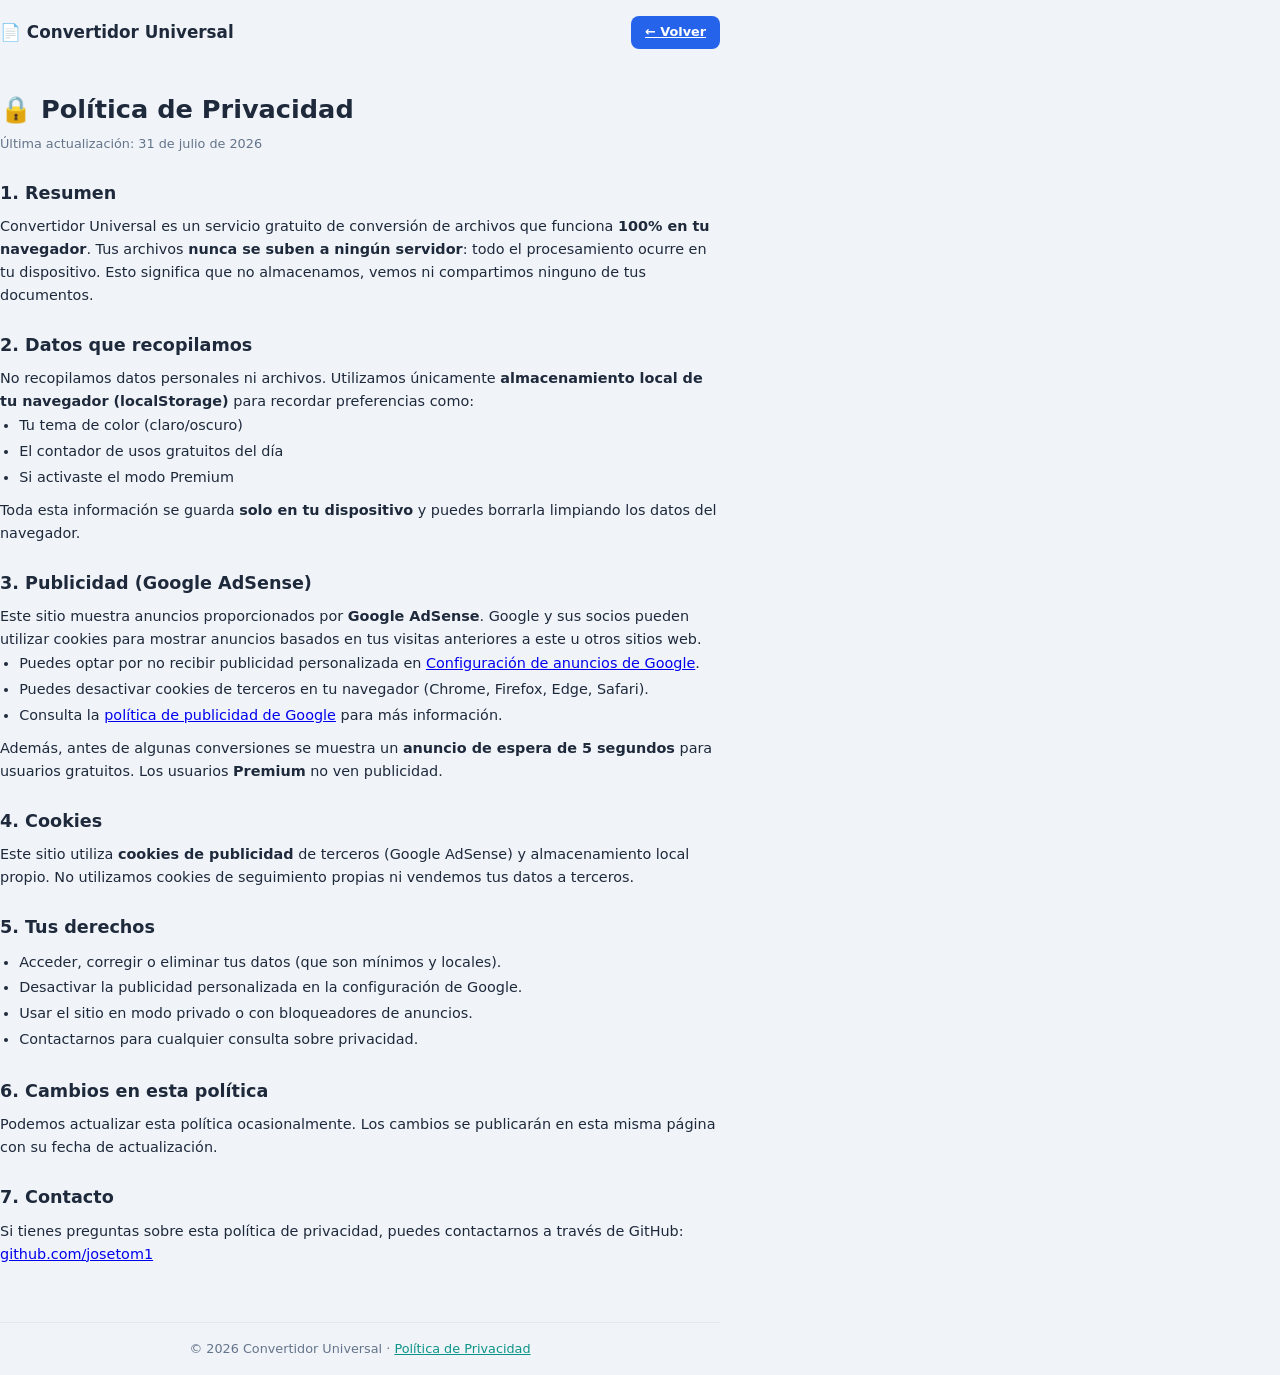
<file: privacidad.html>
<!DOCTYPE html>
<html lang="es">
<head>
  <meta charset="UTF-8" />
  <meta name="viewport" content="width=device-width, initial-scale=1.0" />
  <title>Política de Privacidad — Convertidor Universal</title>
  <meta name="description" content="Política de privacidad de Convertidor Universal: cómo manejamos tus datos, cookies y publicidad." />
  <link rel="icon" href="data:image/svg+xml,<svg xmlns='http://www.w3.org/2000/svg' viewBox='0 0 32 32'><text y='28' font-size='28'>📄</text></svg>" />
  <link rel="stylesheet" href="css/style.css?v=3" />
</head>
<body>
  <div class="container" style="max-width:720px">
    <header style="display:flex;align-items:center;justify-content:space-between;padding:1rem 0">
      <a href="herramientas.html" style="font-weight:700;font-size:1.05rem;text-decoration:none;color:var(--text)">📄 Convertidor Universal</a>
      <a href="herramientas.html" class="btn btn-primary btn-sm">← Volver</a>
    </header>

    <main style="padding:1.5rem 0">
      <h1 style="font-size:1.6rem;font-weight:700;margin-bottom:0.25rem">🔒 Política de Privacidad</h1>
      <p style="font-size:0.8rem;color:var(--text-secondary);margin-bottom:1.5rem">Última actualización: 31 de julio de 2026</p>

      <section style="margin-bottom:1.5rem">
        <h2 style="font-size:1.1rem;font-weight:600;margin-bottom:0.5rem">1. Resumen</h2>
        <p style="font-size:0.9rem;line-height:1.6">Convertidor Universal es un servicio gratuito de conversión de archivos que funciona <strong>100% en tu navegador</strong>. Tus archivos <strong>nunca se suben a ningún servidor</strong>: todo el procesamiento ocurre en tu dispositivo. Esto significa que no almacenamos, vemos ni compartimos ninguno de tus documentos.</p>
      </section>

      <section style="margin-bottom:1.5rem">
        <h2 style="font-size:1.1rem;font-weight:600;margin-bottom:0.5rem">2. Datos que recopilamos</h2>
        <p style="font-size:0.9rem;line-height:1.6">No recopilamos datos personales ni archivos. Utilizamos únicamente <strong>almacenamiento local de tu navegador (localStorage)</strong> para recordar preferencias como:</p>
        <ul style="font-size:0.9rem;line-height:1.8;padding-left:1.2rem">
          <li>Tu tema de color (claro/oscuro)</li>
          <li>El contador de usos gratuitos del día</li>
          <li>Si activaste el modo Premium</li>
        </ul>
        <p style="font-size:0.9rem;line-height:1.6;margin-top:0.5rem">Toda esta información se guarda <strong>solo en tu dispositivo</strong> y puedes borrarla limpiando los datos del navegador.</p>
      </section>

      <section style="margin-bottom:1.5rem">
        <h2 style="font-size:1.1rem;font-weight:600;margin-bottom:0.5rem">3. Publicidad (Google AdSense)</h2>
        <p style="font-size:0.9rem;line-height:1.6">Este sitio muestra anuncios proporcionados por <strong>Google AdSense</strong>. Google y sus socios pueden utilizar cookies para mostrar anuncios basados en tus visitas anteriores a este u otros sitios web.</p>
        <ul style="font-size:0.9rem;line-height:1.8;padding-left:1.2rem">
          <li>Puedes optar por no recibir publicidad personalizada en <a href="https://www.google.com/settings/ads" target="_blank" rel="noopener">Configuración de anuncios de Google</a>.</li>
          <li>Puedes desactivar cookies de terceros en tu navegador (Chrome, Firefox, Edge, Safari).</li>
          <li>Consulta la <a href="https://policies.google.com/technologies/ads" target="_blank" rel="noopener">política de publicidad de Google</a> para más información.</li>
        </ul>
        <p style="font-size:0.9rem;line-height:1.6;margin-top:0.5rem">Además, antes de algunas conversiones se muestra un <strong>anuncio de espera de 5 segundos</strong> para usuarios gratuitos. Los usuarios <strong>Premium</strong> no ven publicidad.</p>
      </section>

      <section style="margin-bottom:1.5rem">
        <h2 style="font-size:1.1rem;font-weight:600;margin-bottom:0.5rem">4. Cookies</h2>
        <p style="font-size:0.9rem;line-height:1.6">Este sitio utiliza <strong>cookies de publicidad</strong> de terceros (Google AdSense) y almacenamiento local propio. No utilizamos cookies de seguimiento propias ni vendemos tus datos a terceros.</p>
      </section>

      <section style="margin-bottom:1.5rem">
        <h2 style="font-size:1.1rem;font-weight:600;margin-bottom:0.5rem">5. Tus derechos</h2>
        <ul style="font-size:0.9rem;line-height:1.8;padding-left:1.2rem">
          <li>Acceder, corregir o eliminar tus datos (que son mínimos y locales).</li>
          <li>Desactivar la publicidad personalizada en la configuración de Google.</li>
          <li>Usar el sitio en modo privado o con bloqueadores de anuncios.</li>
          <li>Contactarnos para cualquier consulta sobre privacidad.</li>
        </ul>
      </section>

      <section style="margin-bottom:1.5rem">
        <h2 style="font-size:1.1rem;font-weight:600;margin-bottom:0.5rem">6. Cambios en esta política</h2>
        <p style="font-size:0.9rem;line-height:1.6">Podemos actualizar esta política ocasionalmente. Los cambios se publicarán en esta misma página con su fecha de actualización.</p>
      </section>

      <section style="margin-bottom:2rem">
        <h2 style="font-size:1.1rem;font-weight:600;margin-bottom:0.5rem">7. Contacto</h2>
        <p style="font-size:0.9rem;line-height:1.6">Si tienes preguntas sobre esta política de privacidad, puedes contactarnos a través de GitHub: <a href="https://github.com/josetom1" target="_blank" rel="noopener">github.com/josetom1</a></p>
      </section>
    </main>

    <footer style="border-top:1px solid var(--border);padding:1rem 0;text-align:center;font-size:0.8rem;color:var(--text-secondary)">
      <p>© 2026 Convertidor Universal · <a href="privacidad.html" style="color:var(--secondary)">Política de Privacidad</a></p>
    </footer>
  </div>
</body>
</html>
</file>
<file: css/style.css>
/* ============================================================
   CONVERTIDOR UNIVERSAL — Estilos
   ============================================================ */

:root {
  --primary: #2563eb;
  --primary-dark: #1d4ed8;
  --primary-light: #dbeafe;
  --secondary: #0d9488;
  --secondary-light: #ccfbf1;
  --accent: #f59e0b;
  --accent-light: #fef3c7;
  --bg: #f0f4f8;
  --surface: #ffffff;
  --surface-hover: #f8fafc;
  --text: #1e293b;
  --text-secondary: #64748b;
  --text-light: #94a3b8;
  --border: #e2e8f0;
  --border-hover: #cbd5e1;
  --shadow: 0 1px 3px rgba(0,0,0,0.08), 0 1px 2px rgba(0,0,0,0.06);
  --shadow-md: 0 4px 6px rgba(0,0,0,0.07), 0 2px 4px rgba(0,0,0,0.06);
  --shadow-lg: 0 10px 15px rgba(0,0,0,0.1), 0 4px 6px rgba(0,0,0,0.05);
  --radius: 12px;
  --radius-sm: 8px;
  --radius-xs: 4px;
  --transition: 0.2s ease;
  --font: 'Segoe UI', system-ui, -apple-system, sans-serif;
  --max-width: 1200px;
}

/* Dark mode */
[data-theme="dark"] {
  --bg: #0f172a;
  --surface: #1e293b;
  --surface-hover: #334155;
  --text: #f1f5f9;
  --text-secondary: #94a3b8;
  --text-light: #64748b;
  --border: #334155;
  --border-hover: #475569;
  --primary-light: #1e3a5f;
  --secondary-light: #134e4a;
  --accent-light: #78350f;
  --shadow: 0 1px 3px rgba(0,0,0,0.3);
  --shadow-md: 0 4px 6px rgba(0,0,0,0.3);
  --shadow-lg: 0 10px 15px rgba(0,0,0,0.4);
}

/* Reset */
*, *::before, *::after { box-sizing: border-box; margin: 0; padding: 0; }

html { scroll-behavior: smooth; }

body {
  font-family: var(--font);
  background: var(--bg);
  color: var(--text);
  line-height: 1.6;
  min-height: 100vh;
}

/* ============================================================
   HEADER / NAV
   ============================================================ */

.header {
  background: var(--surface);
  border-bottom: 1px solid var(--border);
  position: sticky;
  top: 0;
  z-index: 100;
  box-shadow: var(--shadow);
}

.header-inner {
  max-width: var(--max-width);
  margin: 0 auto;
  padding: 0 1.5rem;
  display: flex;
  align-items: center;
  height: 64px;
  gap: 2rem;
}

.logo {
  display: flex;
  align-items: center;
  gap: 0.5rem;
  font-weight: 700;
  font-size: 1.2rem;
  color: var(--primary);
  text-decoration: none;
  white-space: nowrap;
}

.logo svg { width: 28px; height: 28px; }

.nav-tabs {
  display: flex;
  gap: 0.25rem;
  flex: 1;
  overflow-x: auto;
  -ms-overflow-style: none;
  scrollbar-width: none;
}

.nav-tabs::-webkit-scrollbar { display: none; }

.nav-tab {
  padding: 0.5rem 1rem;
  border: none;
  background: transparent;
  color: var(--text-secondary);
  font-family: var(--font);
  font-size: 0.875rem;
  font-weight: 500;
  cursor: pointer;
  border-radius: var(--radius-sm);
  transition: var(--transition);
  white-space: nowrap;
  display: flex;
  align-items: center;
  gap: 0.4rem;
}

.nav-tab:hover { background: var(--surface-hover); color: var(--text); }

.nav-tab.active {
  background: var(--primary-light);
  color: var(--primary);
  font-weight: 600;
}

.header-actions {
  display: flex;
  align-items: center;
  gap: 0.75rem;
}

.theme-toggle {
  background: none;
  border: none;
  color: var(--text-secondary);
  cursor: pointer;
  padding: 0.4rem;
  border-radius: 50%;
  transition: var(--transition);
  font-size: 1.1rem;
}

.theme-toggle:hover { background: var(--surface-hover); color: var(--text); }

.premium-badge {
  background: linear-gradient(135deg, #f59e0b, #d97706);
  color: #fff;
  border: none;
  padding: 0.4rem 0.9rem;
  border-radius: 20px;
  font-size: 0.75rem;
  font-weight: 600;
  cursor: pointer;
  transition: var(--transition);
  font-family: var(--font);
}

.premium-badge:hover { transform: scale(1.05); box-shadow: 0 4px 12px rgba(245, 158, 11, 0.4); }

/* ============================================================
   MAIN CONTENT
   ============================================================ */

.main {
  max-width: var(--max-width);
  margin: 0 auto;
  padding: 2rem 1.5rem 4rem;
}

.tab-content { display: none; animation: fadeIn 0.3s ease; }
.tab-content.active { display: block; }

@keyframes fadeIn {
  from { opacity: 0; transform: translateY(8px); }
  to { opacity: 1; transform: translateY(0); }
}

/* ============================================================
   HERO / WELCOME
   ============================================================ */

.hero {
  text-align: center;
  padding: 3rem 1rem;
}

.hero h1 {
  font-size: 2.5rem;
  font-weight: 800;
  background: linear-gradient(135deg, var(--primary), var(--secondary));
  -webkit-background-clip: text;
  -webkit-text-fill-color: transparent;
  background-clip: text;
  margin-bottom: 0.75rem;
}

.hero p {
  font-size: 1.15rem;
  color: var(--text-secondary);
  max-width: 650px;
  margin: 0 auto 2rem;
}

.feature-grid {
  display: grid;
  grid-template-columns: repeat(auto-fit, minmax(260px, 1fr));
  gap: 1.25rem;
  margin-top: 1rem;
}

.feature-card {
  background: var(--surface);
  border: 1px solid var(--border);
  border-radius: var(--radius);
  padding: 1.75rem;
  transition: var(--transition);
  cursor: default;
}

.feature-card:hover {
  border-color: var(--border-hover);
  box-shadow: var(--shadow-md);
  transform: translateY(-2px);
}

.feature-card .icon {
  font-size: 2rem;
  margin-bottom: 0.75rem;
}

.feature-card h3 {
  font-size: 1.05rem;
  margin-bottom: 0.4rem;
}

.feature-card p {
  font-size: 0.875rem;
  color: var(--text-secondary);
}

/* ============================================================
   TOOL PANELS (usado en científico y documentos)
   ============================================================ */

.tool-grid {
  display: grid;
  grid-template-columns: repeat(auto-fit, minmax(340px, 1fr));
  gap: 1.5rem;
}

.tool-card {
  background: var(--surface);
  border: 1px solid var(--border);
  border-radius: var(--radius);
  overflow: hidden;
  transition: var(--transition);
}

.tool-card:hover { box-shadow: var(--shadow-md); }

.tool-card-header {
  padding: 1.25rem 1.5rem;
  border-bottom: 1px solid var(--border);
  display: flex;
  align-items: center;
  gap: 0.75rem;
  font-weight: 600;
  font-size: 1.05rem;
}

.tool-card-header .icon { font-size: 1.3rem; }

.tool-card-body {
  padding: 1.5rem;
}

.tool-card-body textarea,
.tool-card-body input,
.tool-card-body select {
  width: 100%;
  padding: 0.625rem 0.875rem;
  border: 1px solid var(--border);
  border-radius: var(--radius-sm);
  font-family: 'Courier New', monospace;
  font-size: 0.875rem;
  background: var(--surface);
  color: var(--text);
  transition: var(--transition);
  resize: vertical;
}

.tool-card-body textarea:focus,
.tool-card-body input:focus,
.tool-card-body select:focus {
  outline: none;
  border-color: var(--primary);
  box-shadow: 0 0 0 3px var(--primary-light);
}

.tool-card-body textarea { min-height: 120px; }
.tool-card-body textarea.large { min-height: 200px; }

.tool-card-body label {
  display: block;
  font-size: 0.8125rem;
  font-weight: 500;
  color: var(--text-secondary);
  margin-bottom: 0.35rem;
}

.tool-card-body .field-group {
  margin-bottom: 1rem;
}

.tool-card-body .row {
  display: grid;
  grid-template-columns: 1fr 1fr;
  gap: 0.75rem;
}

.tool-card-body .row-3 {
  display: grid;
  grid-template-columns: 1fr 1fr 1fr;
  gap: 0.75rem;
}

.btn {
  display: inline-flex;
  align-items: center;
  gap: 0.5rem;
  padding: 0.625rem 1.25rem;
  border: none;
  border-radius: var(--radius-sm);
  font-family: var(--font);
  font-size: 0.875rem;
  font-weight: 600;
  cursor: pointer;
  transition: var(--transition);
}

.btn-primary {
  background: var(--primary);
  color: #fff;
}

.btn-primary:hover { background: var(--primary-dark); transform: translateY(-1px); box-shadow: var(--shadow-md); }

.btn-secondary {
  background: var(--secondary);
  color: #fff;
}

.btn-secondary:hover { background: #0f766e; transform: translateY(-1px); }

.btn-outline {
  background: transparent;
  color: var(--primary);
  border: 1px solid var(--primary);
}

.btn-outline:hover { background: var(--primary-light); }

.btn-accent {
  background: linear-gradient(135deg, #f59e0b, #d97706);
  color: #fff;
}

.btn-accent:hover { box-shadow: 0 4px 12px rgba(245, 158, 11, 0.4); transform: translateY(-1px); }

.btn-sm { padding: 0.4rem 0.875rem; font-size: 0.8rem; }

.btn:disabled {
  opacity: 0.5;
  cursor: not-allowed;
  transform: none !important;
  box-shadow: none !important;
}

.btn-full { width: 100%; justify-content: center; }

/* File upload */
.file-upload {
  border: 2px dashed var(--border);
  border-radius: var(--radius-sm);
  padding: 2rem 1rem;
  text-align: center;
  cursor: pointer;
  transition: var(--transition);
  margin-bottom: 1rem;
}

.file-upload:hover { border-color: var(--primary); background: var(--primary-light); }
.file-upload.dragover { border-color: var(--primary); background: var(--primary-light); }

.file-upload .icon { font-size: 2.5rem; margin-bottom: 0.5rem; }
.file-upload p { font-size: 0.875rem; color: var(--text-secondary); }
.file-upload .filename { font-weight: 600; color: var(--primary); margin-top: 0.5rem; }

.file-upload input[type="file"] { display: none; }

/* Results */
.result-box {
  background: var(--bg);
  border: 1px solid var(--border);
  border-radius: var(--radius-sm);
  padding: 1rem;
  margin-top: 1rem;
  max-height: 400px;
  overflow: auto;
  white-space: pre-wrap;
  font-family: 'Courier New', monospace;
  font-size: 0.825rem;
  line-height: 1.5;
}

.result-box.success { border-left: 4px solid var(--secondary); }
.result-box.error { border-left: 4px solid #ef4444; }

.result-box .stats {
  display: grid;
  grid-template-columns: repeat(auto-fit, minmax(100px, 1fr));
  gap: 0.5rem;
  margin-bottom: 0.75rem;
  font-family: var(--font);
}

.result-box .stat-item {
  background: var(--surface);
  padding: 0.5rem 0.75rem;
  border-radius: var(--radius-xs);
  text-align: center;
}

.result-box .stat-item .value {
  font-size: 1.2rem;
  font-weight: 700;
  color: var(--primary);
}

.result-box .stat-item .label {
  font-size: 0.7rem;
  color: var(--text-secondary);
  text-transform: uppercase;
  letter-spacing: 0.05em;
}

.result-box .amino-table {
  width: 100%;
  border-collapse: collapse;
  font-family: var(--font);
  font-size: 0.8rem;
}

.result-box .amino-table th,
.result-box .amino-table td {
  padding: 0.3rem 0.5rem;
  border: 1px solid var(--border);
  text-align: center;
}

.result-box .amino-table th {
  background: var(--surface);
  font-weight: 600;
}

/* Format selector tabs inside tool cards */
.format-tabs {
  display: flex;
  gap: 0.25rem;
  margin-bottom: 1rem;
  flex-wrap: wrap;
}

.format-tab {
  padding: 0.3rem 0.7rem;
  border: 1px solid var(--border);
  background: var(--surface);
  border-radius: var(--radius-xs);
  font-size: 0.75rem;
  font-weight: 500;
  cursor: pointer;
  transition: var(--transition);
  color: var(--text-secondary);
  font-family: var(--font);
}

.format-tab:hover { border-color: var(--primary); color: var(--primary); }
.format-tab.active { background: var(--primary); color: #fff; border-color: var(--primary); }

/* ============================================================
   AD WALL MODAL
   ============================================================ */

.modal-overlay {
  position: fixed;
  top: 0; left: 0; right: 0; bottom: 0;
  background: rgba(0,0,0,0.6);
  backdrop-filter: blur(4px);
  z-index: 1000;
  display: none;
  align-items: center;
  justify-content: center;
  padding: 1rem;
}

.modal-overlay.open { display: flex; }

.modal {
  background: var(--surface);
  border-radius: var(--radius);
  width: 100%;
  max-width: 440px;
  padding: 2rem;
  box-shadow: var(--shadow-lg);
  text-align: center;
  animation: modalIn 0.3s ease;
}

@keyframes modalIn {
  from { transform: scale(0.95) translateY(20px); opacity: 0; }
  to { transform: scale(1) translateY(0); opacity: 1; }
}

.modal h2 {
  font-size: 1.3rem;
  margin-bottom: 0.5rem;
}

.modal p {
  font-size: 0.9rem;
  color: var(--text-secondary);
  margin-bottom: 1.5rem;
}

.modal .ad-placeholder {
  width: 100%;
  height: 200px;
  background: linear-gradient(135deg, var(--primary-light), var(--secondary-light));
  border-radius: var(--radius-sm);
  display: flex;
  align-items: center;
  justify-content: center;
  font-size: 0.9rem;
  color: var(--text-secondary);
  margin-bottom: 1.25rem;
  position: relative;
  overflow: hidden;
}

.modal .ad-placeholder .ad-label {
  position: absolute;
  top: 6px;
  right: 8px;
  font-size: 0.65rem;
  text-transform: uppercase;
  letter-spacing: 0.1em;
  background: rgba(0,0,0,0.1);
  padding: 2px 6px;
  border-radius: 3px;
}

.modal .ad-timer {
  font-size: 2rem;
  font-weight: 700;
  color: var(--primary);
  margin-bottom: 0.25rem;
}

.modal .ad-timer-label {
  font-size: 0.8rem;
  color: var(--text-light);
  margin-bottom: 1rem;
}

.modal .divider {
  display: flex;
  align-items: center;
  gap: 0.75rem;
  color: var(--text-light);
  font-size: 0.8rem;
  margin: 1rem 0;
}

.modal .divider::before,
.modal .divider::after {
  content: '';
  flex: 1;
  height: 1px;
  background: var(--border);
}

.premium-input {
  display: flex;
  gap: 0.5rem;
}

.premium-input input {
  flex: 1;
  padding: 0.5rem 0.75rem;
  border: 1px solid var(--border);
  border-radius: var(--radius-xs);
  font-family: var(--font);
  font-size: 0.875rem;
}

.premium-input input:focus {
  outline: none;
  border-color: var(--accent);
}

/* ============================================================
   PREMIUM PAGE
   ============================================================ */

.pricing-grid {
  display: grid;
  grid-template-columns: repeat(auto-fit, minmax(280px, 1fr));
  gap: 1.5rem;
  margin-top: 2rem;
}

.pricing-card {
  background: var(--surface);
  border: 1px solid var(--border);
  border-radius: var(--radius);
  padding: 2rem;
  text-align: center;
  transition: var(--transition);
}

.pricing-card:hover { box-shadow: var(--shadow-lg); transform: translateY(-3px); }

.pricing-card.featured {
  border: 2px solid var(--accent);
  position: relative;
}

.pricing-card.featured::before {
  content: 'MÁS POPULAR';
  position: absolute;
  top: -12px;
  left: 50%;
  transform: translateX(-50%);
  background: var(--accent);
  color: #fff;
  padding: 0.2rem 1rem;
  border-radius: 20px;
  font-size: 0.7rem;
  font-weight: 700;
  letter-spacing: 0.05em;
}

.pricing-card .plan-name {
  font-size: 1.1rem;
  font-weight: 600;
  margin-bottom: 0.25rem;
}

.pricing-card .plan-price {
  font-size: 2.5rem;
  font-weight: 800;
  color: var(--primary);
  margin: 0.75rem 0;
}

.pricing-card .plan-price .currency { font-size: 1.2rem; }
.pricing-card .plan-price .period { font-size: 0.9rem; color: var(--text-light); font-weight: 400; }

.pricing-card ul {
  list-style: none;
  text-align: left;
  margin: 1.25rem 0;
}

.pricing-card ul li {
  padding: 0.4rem 0;
  font-size: 0.875rem;
  display: flex;
  align-items: center;
  gap: 0.5rem;
}

.pricing-card ul li::before {
  content: '✓';
  color: var(--secondary);
  font-weight: 700;
}

.pricing-card ul li.missing { color: var(--text-light); }
.pricing-card ul li.missing::before { content: '✗'; color: var(--text-light); }

/* ============================================================
   AD ROWS (entre secciones)
   ============================================================ */

.ad-row {
  margin: 1.5rem 0;
  min-height: 90px;
  background: var(--primary-light);
  border-radius: var(--radius-sm);
  display: flex;
  align-items: center;
  justify-content: center;
  font-size: 0.8rem;
  color: var(--text-secondary);
  border: 1px dashed var(--border);
  position: relative;
  overflow: hidden;
}

.ad-row::before {
  content: '';
  position: absolute;
  top: 0; left: 0; right: 0;
  height: 3px;
  background: linear-gradient(90deg, var(--primary), var(--secondary), var(--accent));
  opacity: 0.3;
}

.ad-row span {
  background: var(--surface);
  padding: 0.25rem 0.75rem;
  border-radius: 20px;
  font-size: 0.7rem;
  text-transform: uppercase;
  letter-spacing: 0.05em;
}

/* ============================================================
   SECTION HEADERS
   ============================================================ */

.section-header {
  display: flex;
  align-items: center;
  gap: 0.75rem;
  margin: 1.5rem 0 0.75rem;
  padding: 0.5rem 0;
  border-bottom: 2px solid var(--border);
}

.section-header h3 {
  font-size: 1.15rem;
  font-weight: 700;
  margin: 0;
}

.section-count {
  font-size: 0.7rem;
  color: var(--text-light);
  background: var(--bg);
  padding: 0.15rem 0.5rem;
  border-radius: 12px;
  border: 1px solid var(--border);
}

/* ============================================================
   USAGE COUNTER (header)
   ============================================================ */

.usage-counter {
  font-size: 0.75rem;
  padding: 0.25rem 0.6rem;
  border-radius: 20px;
  border: 1px solid var(--border);
  background: var(--bg);
  white-space: nowrap;
}

.usage-counter.low {
  border-color: var(--accent);
  color: var(--accent);
  background: var(--accent-light);
}

.usage-counter.exhausted {
  border-color: var(--danger);
  color: var(--danger);
  background: var(--danger-light);
}

/* ============================================================
   FORMAT SELECTOR
   ============================================================ */

/* Botón 🔄 dentro de cada tarjeta con conversión inversa */
.invert-card-btn {
  margin-left: auto;
  background: transparent;
  border: 1px solid var(--border);
  border-radius: 8px;
  padding: 0.2rem 0.45rem;
  font-size: 0.85rem;
  cursor: pointer;
  transition: all 0.15s ease;
  flex-shrink: 0;
}

.invert-card-btn:hover {
  background: var(--secondary-light);
  border-color: var(--secondary);
  transform: rotate(180deg);
}

.inv-hidden {
  display: none !important;
}

.format-selector {
  display: flex;
  gap: 0.4rem;
  justify-content: center;
  flex-wrap: wrap;
  margin-bottom: 1rem;
}

.format-btn {
  padding: 0.6rem 1.2rem;
  border: 2px solid var(--border);
  background: var(--surface);
  color: var(--text-secondary);
  font-family: var(--font);
  font-size: 0.9rem;
  font-weight: 600;
  cursor: pointer;
  border-radius: 12px;
  transition: all 0.15s ease;
  white-space: nowrap;
}

.format-btn:hover {
  border-color: var(--primary);
  color: var(--primary);
  background: var(--primary-light);
  transform: translateY(-1px);
}

.format-btn.active {
  border-color: var(--primary);
  background: var(--primary);
  color: #fff;
  box-shadow: 0 2px 8px rgba(37,99,235,0.3);
}

.format-btn.active:hover {
  background: var(--primary-dark);
}

/* ============================================================
   TOOL INPUTS (estilos unificados)
   ============================================================ */

.tool-input, .tool-select, .tool-textarea {
  width: 100%;
  padding: 0.5rem 0.75rem;
  border: 1px solid var(--border);
  border-radius: var(--radius-xs);
  font-family: var(--font);
  font-size: 0.85rem;
  background: var(--surface);
  color: var(--text);
  transition: var(--transition);
  resize: vertical;
}

.tool-input:focus, .tool-select:focus, .tool-textarea:focus {
  outline: none;
  border-color: var(--primary);
  box-shadow: 0 0 0 3px var(--primary-light);
}

.tool-select {
  cursor: pointer;
  appearance: auto;
}

.tool-textarea {
  font-family: var(--font-mono);
  font-size: 0.8rem;
  min-height: 60px;
}

/* ============================================================
   RESULT PLACEHOLDER
   ============================================================ */

.result-placeholder {
  margin-top: 0.5rem;
  min-height: 36px;
  display: flex;
  align-items: center;
  justify-content: center;
  color: var(--text-light);
  font-size: 0.8rem;
  border: 1px dashed var(--border);
  border-radius: var(--radius-xs);
  padding: 0.5rem;
  background: var(--bg);
  transition: var(--transition);
}

/* Animación al filtrar tools */
.tool-card {
  transition: opacity 0.2s ease, transform 0.2s ease;
}

.tool-card.hidden {
  display: none;
}

.tool-card.fade-in {
  animation: fadeInTool 0.25s ease;
}

@keyframes fadeInTool {
  from { opacity: 0; transform: translateY(6px); }
  to { opacity: 1; transform: translateY(0); }
}

.result-placeholder.success {
  border-color: var(--success);
  border-style: solid;
  background: var(--success-light);
  color: var(--text);
}

.result-placeholder.error {
  border-color: var(--danger);
  border-style: solid;
  background: var(--danger-light);
  color: var(--danger);
}

/* ============================================================
   PREMIUM MODAL OVERRIDES
   ============================================================ */

.pricing-card {
  background: var(--bg);
  border: 1px solid var(--border);
  border-radius: var(--radius-sm);
  padding: 1rem;
  text-align: center;
}

.pricing-card .plan-name {
  font-weight: 600;
  font-size: 0.9rem;
  margin-bottom: 0.25rem;
}

.pricing-card .plan-price {
  font-weight: 700;
  color: var(--primary);
  margin: 0.5rem 0;
}

.pricing-card ul li {
  padding: 0.15rem 0;
  font-size: 0.8rem;
}

/* ============================================================
   FOOTER
   ============================================================ */

.footer {
  text-align: center;
  padding: 2rem;
  color: var(--text-light);
  font-size: 0.8rem;
  border-top: 1px solid var(--border);
}

/* ============================================================
   UTILITIES
   ============================================================ */

.hidden { display: none !important; }

.copy-btn {
  position: absolute;
  top: 0.5rem;
  right: 0.5rem;
  background: var(--surface);
  border: 1px solid var(--border);
  border-radius: var(--radius-xs);
  padding: 0.25rem 0.5rem;
  font-size: 0.7rem;
  cursor: pointer;
  color: var(--text-secondary);
  transition: var(--transition);
  font-family: var(--font);
}

.copy-btn:hover { background: var(--primary-light); color: var(--primary); }

.result-wrapper {
  position: relative;
  margin-top: 1rem;
}

.toast {
  position: fixed;
  bottom: 2rem;
  right: 2rem;
  background: var(--text);
  color: var(--bg);
  padding: 0.75rem 1.25rem;
  border-radius: var(--radius-sm);
  font-size: 0.875rem;
  z-index: 2000;
  animation: toastIn 0.3s ease;
  box-shadow: var(--shadow-lg);
}

@keyframes toastIn {
  from { transform: translateY(20px); opacity: 0; }
  to { transform: translateY(0); opacity: 1; }
}

.loading-spinner {
  display: inline-block;
  width: 18px;
  height: 18px;
  border: 2px solid rgba(255,255,255,0.3);
  border-top-color: #fff;
  border-radius: 50%;
  animation: spin 0.6s linear infinite;
}

@keyframes spin { to { transform: rotate(360deg); } }

/* ============================================================
   MARKDOWN PREVIEW
   ============================================================ */

.md-preview h1 { font-size: 1.8rem; font-weight: 700; margin: 0.5rem 0 0.75rem; border-bottom: 1px solid var(--border); padding-bottom: 0.3rem; }
.md-preview h2 { font-size: 1.5rem; font-weight: 700; margin: 0.5rem 0 0.5rem; }
.md-preview h3 { font-size: 1.25rem; font-weight: 600; margin: 0.5rem 0 0.5rem; }
.md-preview h4 { font-size: 1.1rem; font-weight: 600; margin: 0.5rem 0 0.25rem; }
.md-preview p { margin-bottom: 0.75rem; line-height: 1.7; }
.md-preview ul, .md-preview ol { margin-bottom: 0.75rem; padding-left: 1.5rem; }
.md-preview li { margin-bottom: 0.25rem; }
.md-preview blockquote {
  border-left: 4px solid var(--primary);
  padding: 0.5rem 1rem;
  margin: 0.75rem 0;
  background: var(--bg);
  border-radius: var(--radius-xs);
  color: var(--text-secondary);
}
.md-preview code {
  background: var(--bg);
  padding: 0.15rem 0.4rem;
  border-radius: 3px;
  font-family: var(--font-mono);
  font-size: 0.85em;
  border: 1px solid var(--border);
}
.md-preview pre {
  background: var(--bg);
  border: 1px solid var(--border);
  border-radius: var(--radius-xs);
  padding: 1rem;
  overflow-x: auto;
  margin: 0.75rem 0;
}
.md-preview pre code {
  background: none;
  border: none;
  padding: 0;
  font-size: 0.8rem;
}
.md-preview a { color: var(--primary); text-decoration: underline; }
.md-preview a:hover { opacity: 0.8; }
.md-preview img { max-width: 100%; border-radius: var(--radius-xs); margin: 0.5rem 0; }
.md-preview table {
  width: 100%;
  border-collapse: collapse;
  margin: 0.75rem 0;
  font-size: 0.85rem;
}
.md-preview th, .md-preview td {
  border: 1px solid var(--border);
  padding: 0.4rem 0.75rem;
  text-align: left;
}
.md-preview th { background: var(--surface); font-weight: 600; }
.md-preview hr { border: none; border-top: 2px solid var(--border); margin: 1.5rem 0; }
.md-preview strong { font-weight: 700; }
.md-preview em { font-style: italic; }

/* ============================================================
   RESPONSIVE
   ============================================================ */

@media (max-width: 768px) {
  .header-inner { padding: 0 1rem; gap: 1rem; }
  .logo span { display: none; }
  .nav-tab { padding: 0.4rem 0.65rem; font-size: 0.8rem; }
  .hero h1 { font-size: 1.75rem; }
  .hero p { font-size: 1rem; }
  .tool-grid { grid-template-columns: 1fr; }
  .tool-card-body .row { grid-template-columns: 1fr; }
  .tool-card-body .row-3 { grid-template-columns: 1fr 1fr; }
  .pricing-grid { grid-template-columns: 1fr; }
}

@media (max-width: 480px) {
  .nav-tab span { display: none; }
  .header-actions .theme-toggle { font-size: 1rem; }
  .premium-badge { font-size: 0.7rem; padding: 0.3rem 0.7rem; }
}
</file>
